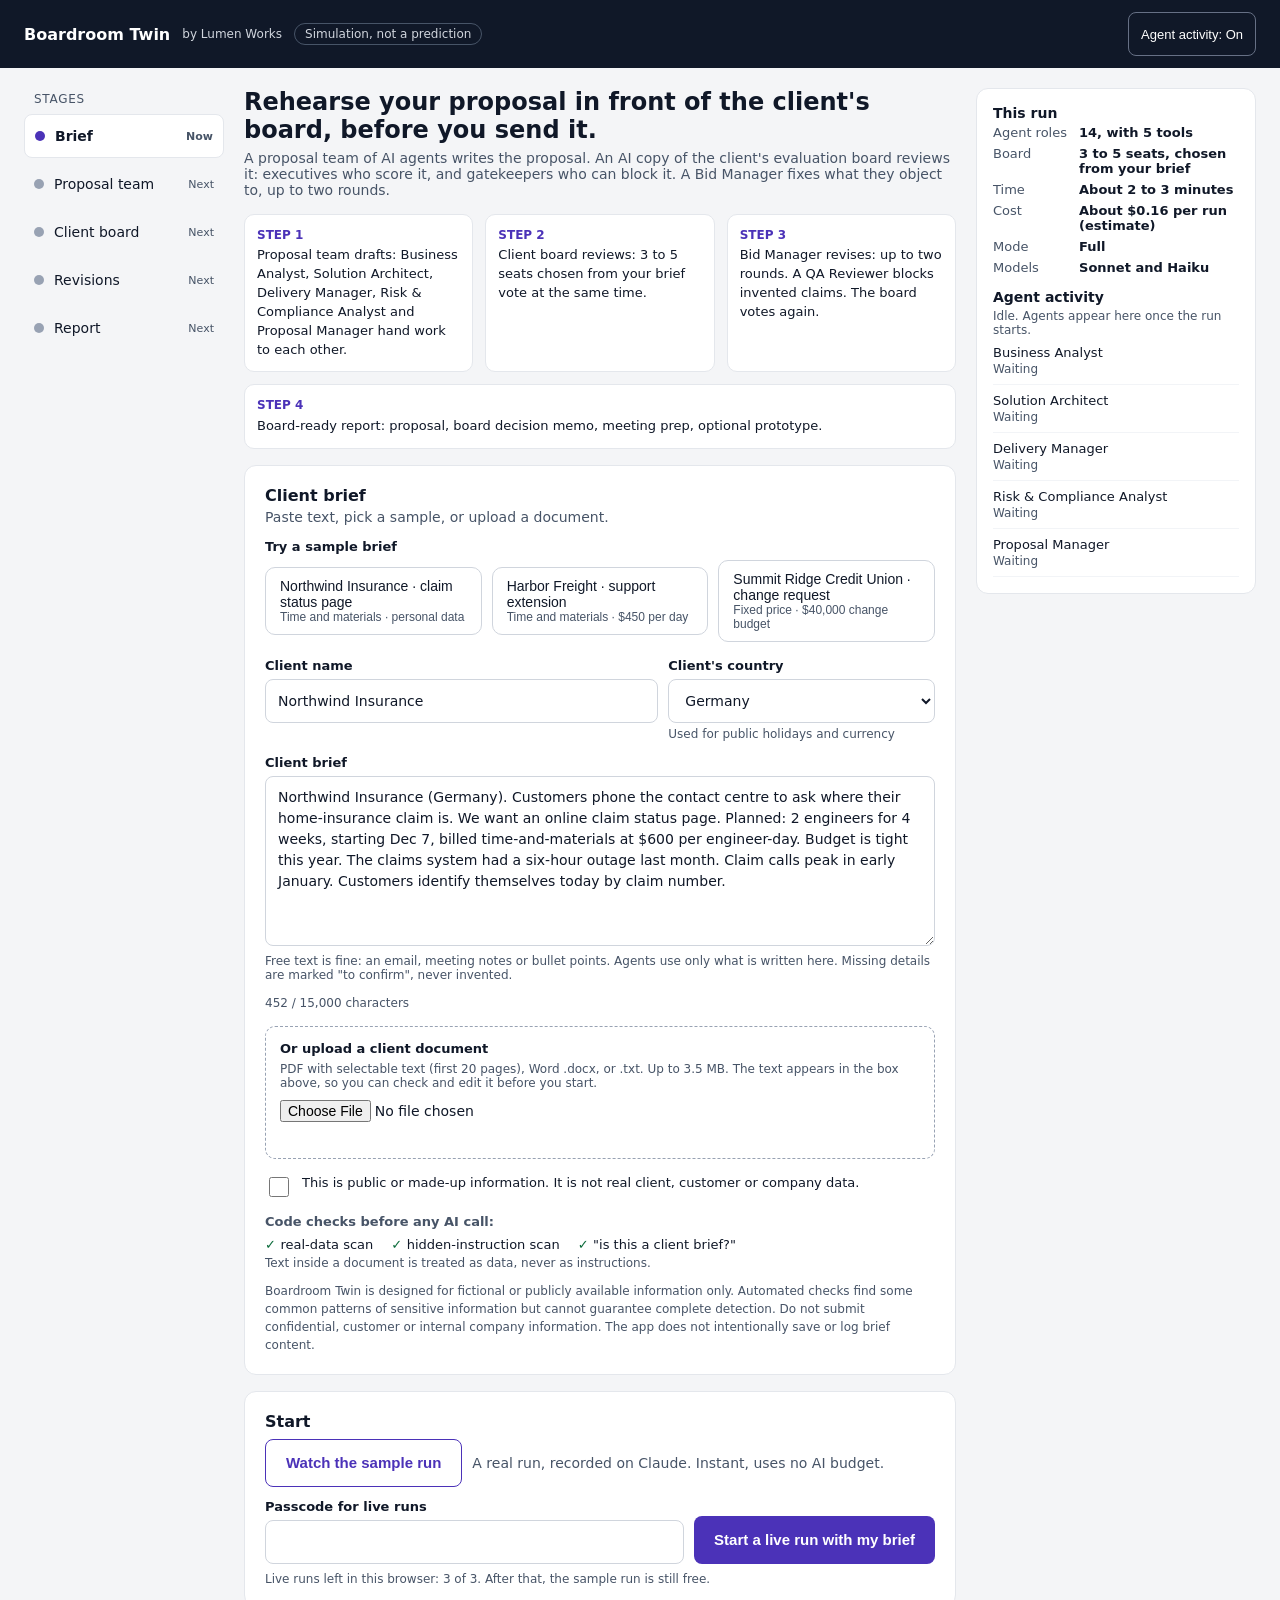
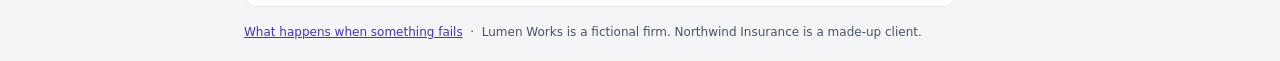
<file: design/v12/1-brief.html>
<!doctype html><html lang="en"><head><meta charset="utf-8"><meta name="viewport" content="width=device-width,initial-scale=1"><title>Brief</title><style>
body{margin:0;font-family:system-ui,-apple-system,"Segoe UI",sans-serif;color:#101828;background:#F4F5F7}
*{box-sizing:border-box}
.top{background:#101828;color:#fff;display:flex;flex-wrap:wrap;align-items:center;gap:12px;padding:12px 24px}
.brand{font-weight:700;font-size:16px}
.by{font-size:12px;color:#D0D5DD}
.chip{font-size:12px;border:1px solid #475467;border-radius:999px;padding:3px 10px;color:#D0D5DD}
.sp{flex:1 1 0}
.tbtn{background:transparent;color:#fff;border:1px solid #667085;border-radius:8px;padding:8px 12px;font-size:13px;min-height:44px}
.body{display:flex;flex-wrap:wrap;gap:20px;padding:20px 24px;align-items:flex-start}
.nav{flex:0 0 200px;display:flex;flex-direction:column;gap:4px}
.navh{font-size:12px;color:#475467;text-transform:uppercase;letter-spacing:.06em;padding:4px 10px}
.ni{display:flex;align-items:center;gap:10px;padding:10px;border-radius:8px;color:#101828;text-decoration:none;font-size:14px;min-height:44px}
.ni.act{background:#fff;border:1px solid #E4E7EC;font-weight:600}
.ni small{margin-left:auto;font-size:11px;color:#475467}
.dot{width:10px;height:10px;border-radius:50%;background:#98A2B3;flex:none}
.done .dot{background:#0B6B3A}.act .dot{background:#4B32B8}
.main{flex:999 1 560px;min-width:0;display:flex;flex-direction:column;gap:16px}
.rail{flex:0 0 280px;background:#fff;border:1px solid #E4E7EC;border-radius:12px;padding:16px;display:flex;flex-direction:column;gap:14px}
.rail h3{margin:0 0 4px;font-size:14px}
.rail p{margin:0 0 8px;font-size:12px;color:#475467}
.rail ol{list-style:none;margin:0;padding:0;display:flex;flex-direction:column;gap:8px}
.rail li{display:flex;flex-direction:column;gap:2px;font-size:13px;padding-bottom:8px;border-bottom:1px solid #F2F4F7}
.rail li .st{font-size:12px;color:#475467}
.facts{display:grid;grid-template-columns:auto 1fr;gap:6px 12px;font-size:13px;margin:0}
.facts dt{color:#475467}.facts dd{margin:0;font-weight:600}
.card{background:#fff;border:1px solid #E4E7EC;border-radius:12px;padding:20px}
h1{margin:0;font-size:24px}h2{margin:0 0 4px;font-size:16px}
.mut{color:#475467;font-size:14px;margin:0}
label{font-size:13px;font-weight:600;display:block;margin-bottom:6px}
input[type=text],textarea,select{width:100%;border:1px solid #D0D5DD;border-radius:8px;padding:10px 12px;font:inherit;font-size:14px;background:#fff;color:#101828;min-height:44px}
textarea{min-height:170px;resize:vertical;line-height:1.5}
.row{display:flex;flex-wrap:wrap;gap:10px;align-items:center}
.sample{background:#fff;border:1px solid #D0D5DD;border-radius:10px;padding:10px 14px;font-size:14px;min-height:44px;color:#101828;text-align:left;display:flex;flex-direction:column;flex:1 1 200px}
.sample small{color:#475467;font-size:12px}
.go{background:#4B32B8;color:#fff;border:0;border-radius:8px;padding:12px 20px;font-size:15px;font-weight:600;min-height:48px}
.sbtn{background:#fff;border:1px solid #4B32B8;color:#4B32B8;border-radius:8px;padding:12px 20px;font-size:15px;font-weight:600;min-height:48px}
.steps{display:flex;flex-wrap:wrap;gap:12px}
.steps div{flex:1 1 180px;border:1px solid #E4E7EC;border-radius:10px;padding:12px;font-size:13px;background:#fff;line-height:1.45}
.steps b{display:block;font-size:12px;color:#4B32B8;margin-bottom:2px}
.hint{font-size:12px;color:#475467;margin:4px 0 0}
.checks{display:flex;flex-wrap:wrap;gap:8px 18px;font-size:13px;margin:8px 0 0;padding:0;list-style:none}
.checks li:before{content:"\2713  ";color:#0B6B3A;font-weight:700}
.priv{font-size:12px;color:#475467;line-height:1.5;margin:0}
.pass{display:flex;flex-wrap:wrap;gap:10px;align-items:flex-end;margin-top:12px}
.pass>div{flex:1 1 220px}
</style></head><body>
<div style="width:100%;min-height:1200px;display:flex;flex-direction:column">
<header class="top">
<span class="brand">Boardroom Twin</span><span class="by">by Lumen Works</span>
<span class="chip">Simulation, not a prediction</span>
<span class="sp"></span>
<button class="tbtn" type="button">Agent activity: On</button>
</header>
<div class="body">
<nav class="nav" aria-label="Stages">
<div class="navh">Stages</div>
<a class="ni act" href="1-brief.html"><span class="dot"></span>Brief<small>Now</small></a>
<a class="ni" href="2-proposal-team.html"><span class="dot"></span>Proposal team<small>Next</small></a>
<a class="ni" href="3-client-board.html"><span class="dot"></span>Client board<small>Next</small></a>
<a class="ni" href="4-revisions.html"><span class="dot"></span>Revisions<small>Next</small></a>
<a class="ni" href="5-report.html"><span class="dot"></span>Report<small>Next</small></a>
</nav>
<main class="main">
<div>
<h1>Rehearse your proposal in front of the client's board, before you send it.</h1>
<p class="mut" style="margin-top:6px">A proposal team of AI agents writes the proposal. An AI copy of the client's evaluation board reviews it: executives who score it, and gatekeepers who can block it. A Bid Manager fixes what they object to, up to two rounds.</p>
</div>
<section class="steps" aria-label="How it works">
<div><b>STEP 1</b>Proposal team drafts: Business Analyst, Solution Architect, Delivery Manager, Risk &amp; Compliance Analyst and Proposal Manager hand work to each other.</div>
<div><b>STEP 2</b>Client board reviews: 3 to 5 seats chosen from your brief vote at the same time.</div>
<div><b>STEP 3</b>Bid Manager revises: up to two rounds. A QA Reviewer blocks invented claims. The board votes again.</div>
<div><b>STEP 4</b>Board-ready report: proposal, board decision memo, meeting prep, optional prototype.</div>
</section>
<section class="card">
<h2>Client brief</h2>
<p class="mut" style="margin-bottom:14px">Paste text, pick a sample, or upload a document.</p>
<label>Try a sample brief</label>
<div class="row" style="margin-bottom:16px">
<button class="sample" type="button">Northwind Insurance · claim status page<small>Time and materials · personal data</small></button>
<button class="sample" type="button">Harbor Freight · support extension<small>Time and materials · $450 per day</small></button>
<button class="sample" type="button">Summit Ridge Credit Union · change request<small>Fixed price · $40,000 change budget</small></button>
</div>
<div class="row" style="align-items:flex-start;margin-bottom:14px">
<div style="flex:2 1 260px"><label for="cn">Client name</label><input id="cn" type="text" value="Northwind Insurance"></div>
<div style="flex:1 1 200px"><label for="cc">Client's country</label>
<select id="cc"><option>Germany</option><option>United Kingdom</option><option>United States</option><option>Pakistan</option></select>
<p class="hint">Used for public holidays and currency</p></div>
</div>
<label for="br">Client brief</label>
<textarea id="br">Northwind Insurance (Germany). Customers phone the contact centre to ask where their home-insurance claim is. We want an online claim status page. Planned: 2 engineers for 4 weeks, starting Dec 7, billed time-and-materials at $600 per engineer-day. Budget is tight this year. The claims system had a six-hour outage last month. Claim calls peak in early January. Customers identify themselves today by claim number.</textarea>
<div class="row" style="justify-content:space-between"><p class="hint">Free text is fine: an email, meeting notes or bullet points. Agents use only what is written here. Missing details are marked "to confirm", never invented.</p><p class="hint">452 / 15,000 characters</p></div>
<div style="margin-top:16px;border:1px dashed #98A2B3;border-radius:10px;padding:14px">
<label for="file">Or upload a client document</label>
<p class="hint" style="margin-bottom:10px">PDF with selectable text (first 20 pages), Word .docx, or .txt. Up to 3.5 MB. The text appears in the box above, so you can check and edit it before you start.</p>
<input id="file" type="file" accept=".pdf,.docx,.txt,.md" style="font:inherit;font-size:14px;min-height:44px">
</div>
<div class="row" style="margin-top:16px;align-items:flex-start">
<input id="ok" type="checkbox" style="width:20px;height:20px;margin-top:2px"><label for="ok" style="margin:0;font-weight:400;flex:1 1 300px">This is public or made-up information. It is not real client, customer or company data.</label>
</div>
<div style="margin-top:14px">
<p class="mut" style="font-size:13px"><b>Code checks before any AI call:</b></p>
<ul class="checks"><li>real-data scan</li><li>hidden-instruction scan</li><li>"is this a client brief?"</li></ul>
<p class="hint">Text inside a document is treated as data, never as instructions.</p>
</div>
<p class="priv" style="margin-top:12px">Boardroom Twin is designed for fictional or publicly available information only. Automated checks find some common patterns of sensitive information but cannot guarantee complete detection. Do not submit confidential, customer or internal company information. The app does not intentionally save or log brief content.</p>
</section>
<section class="card">
<h2>Start</h2>
<div class="row" style="margin-top:8px">
<button class="sbtn" type="button">Watch the sample run</button>
<span class="mut">A real run, recorded on Claude. Instant, uses no AI budget.</span>
</div>
<div class="pass">
<div><label for="pc">Passcode for live runs</label><input id="pc" type="text" value=""></div>
<button class="go" type="button">Start a live run with my brief</button>
</div>
<p class="hint" style="margin-top:8px">Live runs left in this browser: 3 of 3. After that, the sample run is still free.</p>
</section>
<p class="priv"><a href="States.html" style="color:#4B32B8">What happens when something fails</a> &nbsp;·&nbsp; Lumen Works is a fictional firm. Northwind Insurance is a made-up client.</p>
</main>
<aside class="rail" aria-label="Agent activity">
<div>
<h3>This run</h3>
<dl class="facts">
<dt>Agent roles</dt><dd>14, with 5 tools</dd>
<dt>Board</dt><dd>3 to 5 seats, chosen from your brief</dd>
<dt>Time</dt><dd>About 2 to 3 minutes</dd>
<dt>Cost</dt><dd>About $0.16 per run (estimate)</dd>
<dt>Mode</dt><dd>Full</dd>
<dt>Models</dt><dd>Sonnet and Haiku</dd>
</dl>
</div>
<div>
<h3>Agent activity</h3>
<p>Idle. Agents appear here once the run starts.</p>
<ol>
<li>Business Analyst<span class="st">Waiting</span></li>
<li>Solution Architect<span class="st">Waiting</span></li>
<li>Delivery Manager<span class="st">Waiting</span></li>
<li>Risk &amp; Compliance Analyst<span class="st">Waiting</span></li>
<li>Proposal Manager<span class="st">Waiting</span></li>
</ol>
</div>
</aside>
</div>
</div>
</body></html>
</file>
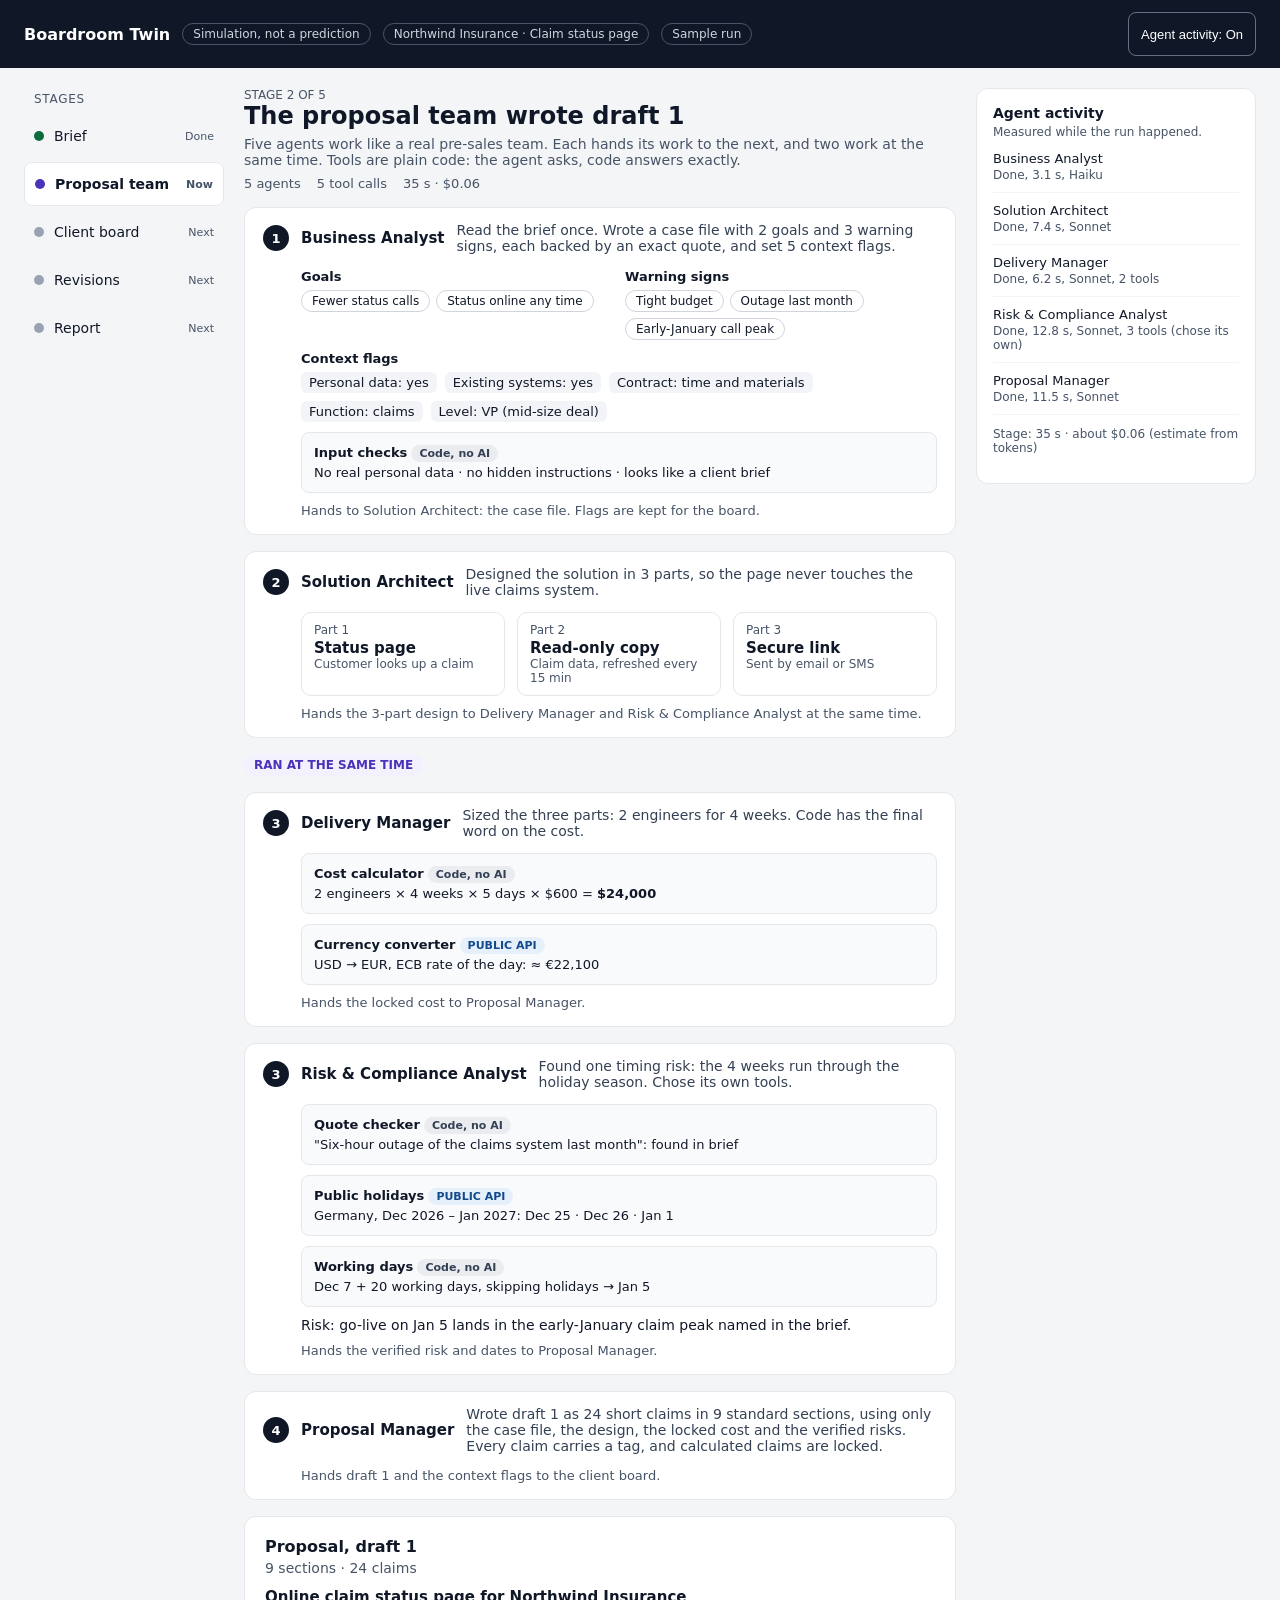
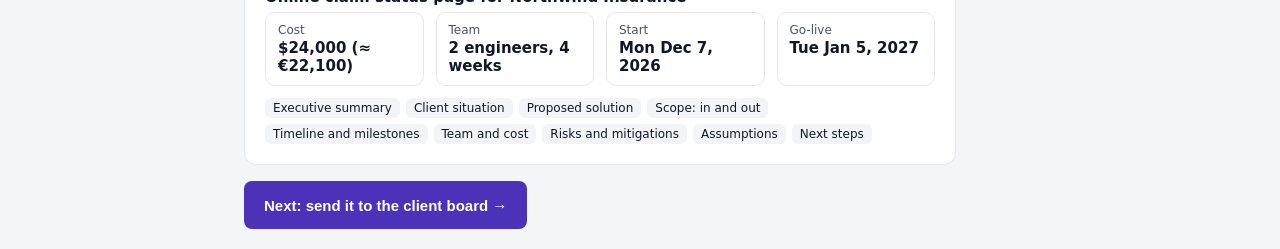
<file: design/v12/2-proposal-team.html>
<!doctype html><html lang="en"><head><meta charset="utf-8"><meta name="viewport" content="width=device-width,initial-scale=1"><title>Proposal team</title><style>
body{margin:0;font-family:system-ui,-apple-system,"Segoe UI",sans-serif;color:#101828;background:#F4F5F7}
*{box-sizing:border-box}
.top{background:#101828;color:#fff;display:flex;flex-wrap:wrap;align-items:center;gap:12px;padding:12px 24px}
.brand{font-weight:700;font-size:16px}
.chip{font-size:12px;border:1px solid #475467;border-radius:999px;padding:3px 10px;color:#D0D5DD}
.sp{flex:1 1 0}
.tbtn{background:transparent;color:#fff;border:1px solid #667085;border-radius:8px;padding:8px 12px;font-size:13px;min-height:44px}
.body{display:flex;flex-wrap:wrap;gap:20px;padding:20px 24px;align-items:flex-start}
.nav{flex:0 0 200px;display:flex;flex-direction:column;gap:4px}
.navh{font-size:12px;color:#475467;text-transform:uppercase;letter-spacing:.06em;padding:4px 10px}
.ni{display:flex;align-items:center;gap:10px;padding:10px;border-radius:8px;color:#101828;text-decoration:none;font-size:14px;min-height:44px}
.ni.act{background:#fff;border:1px solid #E4E7EC;font-weight:600}
.ni small{margin-left:auto;font-size:11px;color:#475467}
.dot{width:10px;height:10px;border-radius:50%;background:#98A2B3;flex:none}
.done .dot{background:#0B6B3A}.act .dot{background:#4B32B8}
.main{flex:999 1 560px;min-width:0;display:flex;flex-direction:column;gap:16px}
.rail{flex:0 0 280px;background:#fff;border:1px solid #E4E7EC;border-radius:12px;padding:16px}
.rail h3{margin:0 0 4px;font-size:14px}
.rail p{margin:0 0 12px;font-size:12px;color:#475467}
.rail ol{list-style:none;margin:0;padding:0;display:flex;flex-direction:column;gap:10px}
.rail li{display:flex;flex-direction:column;gap:2px;font-size:13px;padding-bottom:10px;border-bottom:1px solid #F2F4F7}
.rail li .st{font-size:12px;color:#475467}
.card{background:#fff;border:1px solid #E4E7EC;border-radius:12px;padding:20px}
h1{margin:0;font-size:24px}h2{margin:0 0 4px;font-size:16px}
.mut{color:#475467;font-size:14px;margin:0}
.ag{background:#fff;border:1px solid #E4E7EC;border-radius:12px;padding:0}
.ag summary{list-style:none;cursor:pointer;display:flex;flex-wrap:wrap;gap:8px 12px;align-items:center;padding:14px 18px;min-height:44px}
.ag summary::-webkit-details-marker{display:none}
.num{width:26px;height:26px;border-radius:50%;background:#101828;color:#fff;font-size:13px;font-weight:700;display:flex;align-items:center;justify-content:center;flex:none}
.ag summary b{font-size:15px}
.ag summary .sum{flex:1 1 280px;font-size:14px;color:#344054}
.ag .in{padding:0 18px 16px 56px;display:flex;flex-direction:column;gap:10px;font-size:14px}
.tag{font-size:11px;font-weight:700;border-radius:999px;padding:2px 8px;white-space:nowrap}
.par{background:#F4F1FF;color:#4B32B8}
.tool{border:1px solid #E4E7EC;border-radius:8px;padding:10px 12px;background:#F9FAFB;font-size:13px;line-height:1.5}
.tool .tn{font-weight:700}
.pub{background:#E6F0FB;color:#134A8B}.code{background:#EAECF0;color:#344054}
.pills{display:flex;flex-wrap:wrap;gap:6px}
.p2{font-size:12px;border:1px solid #D0D5DD;border-radius:999px;padding:3px 10px;background:#fff}
.hand{font-size:13px;color:#475467}
.two{display:flex;flex-wrap:wrap;gap:12px}
.two>*{flex:1 1 260px}
.fl{display:flex;flex-wrap:wrap;gap:8px;font-size:13px}
.fl span{background:#F2F4F7;border-radius:6px;padding:3px 8px}
.sec{display:flex;flex-wrap:wrap;gap:6px}
.sec span{font-size:12px;background:#F2F4F7;border-radius:6px;padding:3px 8px}
.kv{display:flex;flex-wrap:wrap;gap:12px}
.kv>div{flex:1 1 150px;border:1px solid #E4E7EC;border-radius:10px;padding:10px 12px}
.kv .k{font-size:12px;color:#475467}.kv .v{font-size:15px;font-weight:700;margin-top:2px}
.go{background:#4B32B8;color:#fff;border:0;border-radius:8px;padding:12px 20px;font-size:15px;font-weight:600;min-height:48px}
.sumrow{display:flex;flex-wrap:wrap;gap:16px;font-size:13px;color:#475467}
</style></head><body>
<div style="width:100%;min-height:1700px;display:flex;flex-direction:column">
<header class="top">
<span class="brand">Boardroom Twin</span>
<span class="chip">Simulation, not a prediction</span>
<span class="chip">Northwind Insurance · Claim status page</span>
<span class="chip">Sample run</span>
<span class="sp"></span>
<button class="tbtn" type="button">Agent activity: On</button>
</header>
<div class="body">
<nav class="nav" aria-label="Stages">
<div class="navh">Stages</div>
<a class="ni done" href="1-brief.html"><span class="dot"></span>Brief<small>Done</small></a>
<a class="ni act" href="2-proposal-team.html"><span class="dot"></span>Proposal team<small>Now</small></a>
<a class="ni" href="3-client-board.html"><span class="dot"></span>Client board<small>Next</small></a>
<a class="ni" href="4-revisions.html"><span class="dot"></span>Revisions<small>Next</small></a>
<a class="ni" href="5-report.html"><span class="dot"></span>Report<small>Next</small></a>
</nav>
<main class="main">
<div>
<p class="mut" style="font-size:12px">STAGE 2 OF 5</p>
<h1>The proposal team wrote draft 1</h1>
<p class="mut" style="margin-top:6px">Five agents work like a real pre-sales team. Each hands its work to the next, and two work at the same time. Tools are plain code: the agent asks, code answers exactly.</p>
<div class="sumrow" style="margin-top:8px"><span>5 agents</span><span>5 tool calls</span><span>35 s · $0.06</span></div>
</div>

<details class="ag" open>
<summary><span class="num">1</span><b>Business Analyst</b><span class="sum">Read the brief once. Wrote a case file with 2 goals and 3 warning signs, each backed by an exact quote, and set 5 context flags.</span></summary>
<div class="in">
<div class="two">
<div><b style="font-size:13px">Goals</b><div class="pills" style="margin-top:6px"><span class="p2">Fewer status calls</span><span class="p2">Status online any time</span></div></div>
<div><b style="font-size:13px">Warning signs</b><div class="pills" style="margin-top:6px"><span class="p2">Tight budget</span><span class="p2">Outage last month</span><span class="p2">Early-January call peak</span></div></div>
</div>
<div><b style="font-size:13px">Context flags</b><div class="fl" style="margin-top:6px"><span>Personal data: yes</span><span>Existing systems: yes</span><span>Contract: time and materials</span><span>Function: claims</span><span>Level: VP (mid-size deal)</span></div></div>
<div class="tool"><span class="tn">Input checks</span> <span class="tag code">Code, no AI</span><br>No real personal data · no hidden instructions · looks like a client brief</div>
<div class="hand">Hands to Solution Architect: the case file. Flags are kept for the board.</div>
</div>
</details>

<details class="ag" open>
<summary><span class="num">2</span><b>Solution Architect</b><span class="sum">Designed the solution in 3 parts, so the page never touches the live claims system.</span></summary>
<div class="in">
<div class="kv">
<div><div class="k">Part 1</div><div class="v">Status page</div><div class="k">Customer looks up a claim</div></div>
<div><div class="k">Part 2</div><div class="v">Read-only copy</div><div class="k">Claim data, refreshed every 15 min</div></div>
<div><div class="k">Part 3</div><div class="v">Secure link</div><div class="k">Sent by email or SMS</div></div>
</div>
<div class="hand">Hands the 3-part design to Delivery Manager and Risk &amp; Compliance Analyst at the same time.</div>
</div>
</details>

<div class="tag par" style="align-self:flex-start;font-size:12px;padding:4px 10px">RAN AT THE SAME TIME</div>

<details class="ag" open>
<summary><span class="num">3</span><b>Delivery Manager</b><span class="sum">Sized the three parts: 2 engineers for 4 weeks. Code has the final word on the cost.</span></summary>
<div class="in">
<div class="tool"><span class="tn">Cost calculator</span> <span class="tag code">Code, no AI</span><br>2 engineers × 4 weeks × 5 days × $600 = <b>$24,000</b></div>
<div class="tool"><span class="tn">Currency converter</span> <span class="tag pub">PUBLIC API</span><br>USD → EUR, ECB rate of the day: ≈ €22,100</div>
<div class="hand">Hands the locked cost to Proposal Manager.</div>
</div>
</details>

<details class="ag" open>
<summary><span class="num">3</span><b>Risk &amp; Compliance Analyst</b><span class="sum">Found one timing risk: the 4 weeks run through the holiday season. Chose its own tools.</span></summary>
<div class="in">
<div class="tool"><span class="tn">Quote checker</span> <span class="tag code">Code, no AI</span><br>"Six-hour outage of the claims system last month": found in brief</div>
<div class="tool"><span class="tn">Public holidays</span> <span class="tag pub">PUBLIC API</span><br>Germany, Dec 2026 – Jan 2027: Dec 25 · Dec 26 · Jan 1</div>
<div class="tool"><span class="tn">Working days</span> <span class="tag code">Code, no AI</span><br>Dec 7 + 20 working days, skipping holidays → Jan 5</div>
<div>Risk: go-live on Jan 5 lands in the early-January claim peak named in the brief.</div>
<div class="hand">Hands the verified risk and dates to Proposal Manager.</div>
</div>
</details>

<details class="ag" open>
<summary><span class="num">4</span><b>Proposal Manager</b><span class="sum">Wrote draft 1 as 24 short claims in 9 standard sections, using only the case file, the design, the locked cost and the verified risks. Every claim carries a tag, and calculated claims are locked.</span></summary>
<div class="in">
<div class="hand">Hands draft 1 and the context flags to the client board.</div>
</div>
</details>

<section class="card">
<h2>Proposal, draft 1</h2>
<p class="mut">9 sections · 24 claims</p>
<h3 style="font-size:15px;margin:12px 0 6px">Online claim status page for Northwind Insurance</h3>
<div class="kv" style="margin-bottom:12px">
<div><div class="k">Cost</div><div class="v">$24,000 (≈ €22,100)</div></div>
<div><div class="k">Team</div><div class="v">2 engineers, 4 weeks</div></div>
<div><div class="k">Start</div><div class="v">Mon Dec 7, 2026</div></div>
<div><div class="k">Go-live</div><div class="v">Tue Jan 5, 2027</div></div>
</div>
<div class="sec"><span>Executive summary</span><span>Client situation</span><span>Proposed solution</span><span>Scope: in and out</span><span>Timeline and milestones</span><span>Team and cost</span><span>Risks and mitigations</span><span>Assumptions</span><span>Next steps</span></div>
</section>
<div><button class="go" type="button">Next: send it to the client board &rarr;</button></div>
</main>
<aside class="rail" aria-label="Agent activity">
<h3>Agent activity</h3>
<p>Measured while the run happened.</p>
<ol>
<li>Business Analyst<span class="st">Done, 3.1 s, Haiku</span></li>
<li>Solution Architect<span class="st">Done, 7.4 s, Sonnet</span></li>
<li>Delivery Manager<span class="st">Done, 6.2 s, Sonnet, 2 tools</span></li>
<li>Risk &amp; Compliance Analyst<span class="st">Done, 12.8 s, Sonnet, 3 tools (chose its own)</span></li>
<li>Proposal Manager<span class="st">Done, 11.5 s, Sonnet</span></li>
</ol>
<p style="margin-top:12px">Stage: 35 s · about $0.06 (estimate from tokens)</p>
</aside>
</div>
</div>
</body></html>
</file>
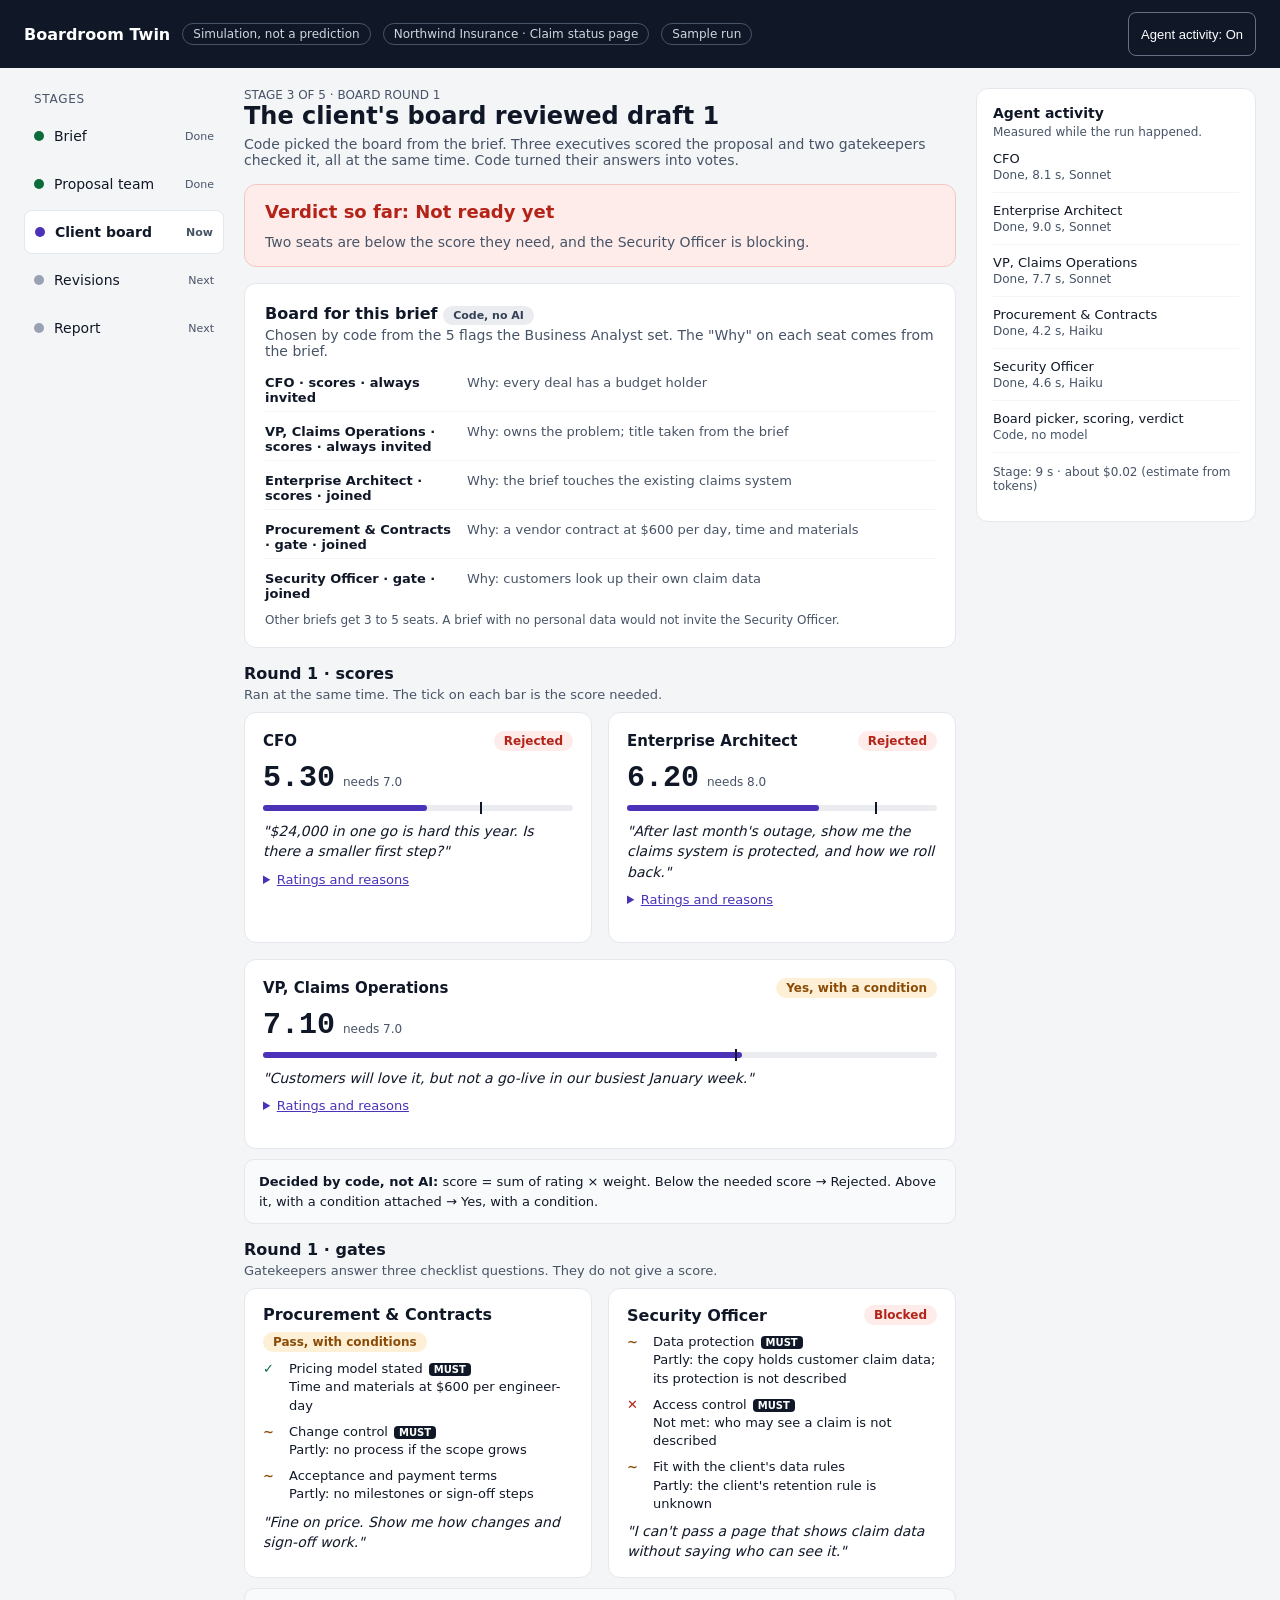
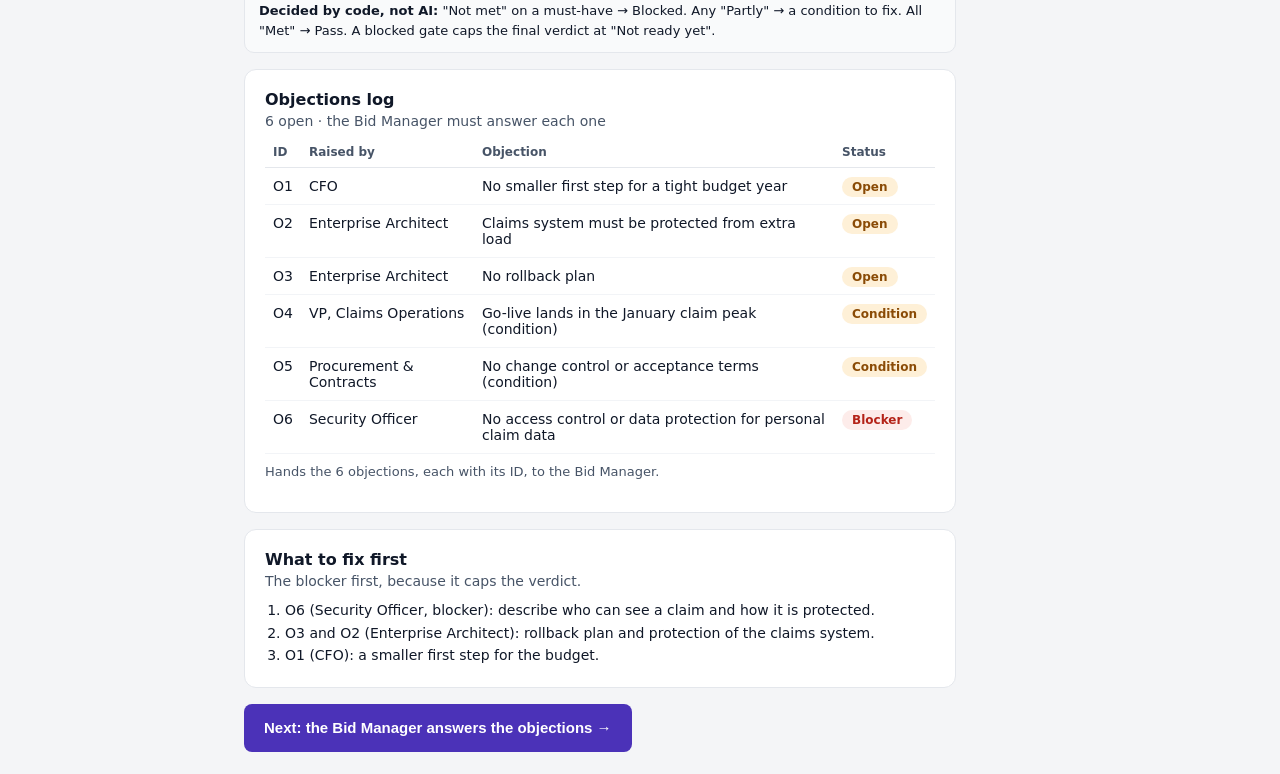
<file: design/v12/3-client-board.html>
<!doctype html><html lang="en"><head><meta charset="utf-8"><meta name="viewport" content="width=device-width,initial-scale=1"><title>Client board</title><style>
body{margin:0;font-family:system-ui,-apple-system,"Segoe UI",sans-serif;color:#101828;background:#F4F5F7}
*{box-sizing:border-box}
.top{background:#101828;color:#fff;display:flex;flex-wrap:wrap;align-items:center;gap:12px;padding:12px 24px}
.brand{font-weight:700;font-size:16px}
.chip{font-size:12px;border:1px solid #475467;border-radius:999px;padding:3px 10px;color:#D0D5DD}
.sp{flex:1 1 0}
.tbtn{background:transparent;color:#fff;border:1px solid #667085;border-radius:8px;padding:8px 12px;font-size:13px;min-height:44px;cursor:pointer}
.body{display:flex;flex-wrap:wrap;gap:20px;padding:20px 24px;align-items:flex-start}
.nav{flex:0 0 200px;display:flex;flex-direction:column;gap:4px}
.navh{font-size:12px;color:#475467;text-transform:uppercase;letter-spacing:.06em;padding:4px 10px}
.ni{display:flex;align-items:center;gap:10px;padding:10px;border-radius:8px;color:#101828;text-decoration:none;font-size:14px;min-height:44px}
.ni.act{background:#fff;border:1px solid #E4E7EC;font-weight:600}
.ni small{margin-left:auto;font-size:11px;color:#475467}
.dot{width:10px;height:10px;border-radius:50%;background:#98A2B3;flex:none}
.done .dot{background:#0B6B3A}.act .dot{background:#4B32B8}
.main{flex:999 1 560px;min-width:0;display:flex;flex-direction:column;gap:16px}
.rail{flex:0 0 280px;background:#fff;border:1px solid #E4E7EC;border-radius:12px;padding:16px}
.rail h3{margin:0 0 4px;font-size:14px}
.rail p{margin:0 0 12px;font-size:12px;color:#475467}
.rail ol{list-style:none;margin:0;padding:0;display:flex;flex-direction:column;gap:10px}
.rail li{display:flex;flex-direction:column;gap:2px;font-size:13px;padding-bottom:10px;border-bottom:1px solid #F2F4F7}
.rail li .st{font-size:12px;color:#475467}
.card{background:#fff;border:1px solid #E4E7EC;border-radius:12px;padding:20px}
h1{margin:0;font-size:24px}h2{margin:0 0 4px;font-size:16px}
.mut{color:#475467;font-size:14px;margin:0}
.verdict{display:flex;flex-wrap:wrap;align-items:center;gap:12px;background:#FDECEA;border:1px solid #F4C7C2;border-radius:12px;padding:16px 20px}
.verdict b{font-size:18px;color:#B42318}
.seats{display:flex;flex-wrap:wrap;gap:16px}
.seat{flex:1 1 300px;background:#fff;border:1px solid #E4E7EC;border-radius:12px;padding:18px;display:flex;flex-direction:column;gap:10px}
.seat header{display:flex;align-items:center;justify-content:space-between;gap:8px;flex-wrap:wrap}
.seat header b{font-size:15px}
.pill{font-size:12px;font-weight:600;border-radius:999px;padding:3px 10px;white-space:nowrap}
.ok{background:#E3F4EA;color:#0B6B3A}.no{background:#FDECEA;color:#B42318}.cond{background:#FEF0D7;color:#8A4B06}
.score{display:flex;align-items:baseline;gap:8px}
.score .n{font-size:30px;font-weight:700;font-family:ui-monospace,Consolas,monospace}
.score .need{font-size:12px;color:#475467}
.bar{height:6px;background:#EAECF0;border-radius:3px;position:relative}
.bar i{display:block;height:6px;border-radius:3px;background:#4B32B8}
.bar u{position:absolute;top:-3px;width:2px;height:12px;background:#101828}
.q{font-size:14px;margin:0;line-height:1.45;font-style:italic}
.seat details summary{cursor:pointer;color:#4B32B8;font-size:13px;min-height:32px;text-decoration:underline}
.rt{display:flex;justify-content:space-between;font-size:13px;padding:4px 0;border-bottom:1px solid #F2F4F7}
.rt span:last-child{font-family:ui-monospace,Consolas,monospace;font-weight:700}
.why2{font-size:12px;color:#475467;margin:0}
.rule{background:#F9FAFB;border:1px solid #E4E7EC;border-radius:10px;padding:12px 14px;font-size:13px;line-height:1.5}
.gates{display:flex;flex-wrap:wrap;gap:16px}
.gate{flex:1 1 320px;background:#fff;border:1px solid #E4E7EC;border-radius:12px;padding:16px 18px;display:flex;flex-direction:column;gap:8px}
.gate header{display:flex;flex-wrap:wrap;justify-content:space-between;gap:8px;align-items:center}
.ck{display:flex;gap:8px;font-size:13px;line-height:1.4}
.ck .m{flex:0 0 18px;font-weight:700}
.ck .must{font-size:10px;font-weight:700;background:#101828;color:#fff;border-radius:4px;padding:1px 5px;margin-left:6px}
.mt{color:#0B6B3A}.pt{color:#8A4B06}.nt{color:#B42318}
.tw{overflow-x:auto}
table{width:100%;border-collapse:collapse;font-size:14px;min-width:520px}
th{text-align:left;font-size:12px;color:#475467;padding:8px;border-bottom:1px solid #E4E7EC}
td{padding:10px 8px;border-bottom:1px solid #F2F4F7;vertical-align:top}
.comp{display:flex;flex-direction:column;gap:6px;font-size:13px}
.comp div{display:flex;flex-wrap:wrap;gap:6px 12px;padding:6px 0;border-bottom:1px solid #F2F4F7}
.comp b{flex:0 0 190px}.comp span{flex:1 1 220px;color:#475467}
.fix ol{margin:10px 0 0;padding-left:20px;font-size:14px;line-height:1.6}
.go{background:#4B32B8;color:#fff;border:0;border-radius:8px;padding:12px 20px;font-size:15px;font-weight:600;min-height:48px}
.hand{font-size:13px;color:#475467}
</style></head><body>
<div style="width:100%;min-height:2300px;display:flex;flex-direction:column">
<header class="top">
<span class="brand">Boardroom Twin</span>
<span class="chip">Simulation, not a prediction</span>
<span class="chip">Northwind Insurance · Claim status page</span>
<span class="chip">Sample run</span>
<span class="sp"></span>
<button class="tbtn" type="button" >Agent activity: On</button>
</header>
<div class="body">
<nav class="nav" aria-label="Stages">
<div class="navh">Stages</div>
<a class="ni done" href="1-brief.html"><span class="dot"></span>Brief<small>Done</small></a>
<a class="ni done" href="2-proposal-team.html"><span class="dot"></span>Proposal team<small>Done</small></a>
<a class="ni act" href="3-client-board.html"><span class="dot"></span>Client board<small>Now</small></a>
<a class="ni" href="4-revisions.html"><span class="dot"></span>Revisions<small>Next</small></a>
<a class="ni" href="5-report.html"><span class="dot"></span>Report<small>Next</small></a>
</nav>
<main class="main">
<div>
<p class="mut" style="font-size:12px">STAGE 3 OF 5 · BOARD ROUND 1</p>
<h1>The client's board reviewed draft 1</h1>
<p class="mut" style="margin-top:6px">Code picked the board from the brief. Three executives scored the proposal and two gatekeepers checked it, all at the same time. Code turned their answers into votes.</p>
</div>
<div class="verdict" role="status">
<b>Verdict so far: Not ready yet</b>
<span class="mut">Two seats are below the score they need, and the Security Officer is blocking.</span>
</div>

<section class="card">
<h2>Board for this brief <span class="pill" style="background:#EAECF0;color:#344054;font-size:11px">Code, no AI</span></h2>
<p class="mut" style="margin-bottom:10px">Chosen by code from the 5 flags the Business Analyst set. The "Why" on each seat comes from the brief.</p>
<div class="comp">
<div><b>CFO · scores · always invited</b><span>Why: every deal has a budget holder</span></div>
<div><b>VP, Claims Operations · scores · always invited</b><span>Why: owns the problem; title taken from the brief</span></div>
<div><b>Enterprise Architect · scores · joined</b><span>Why: the brief touches the existing claims system</span></div>
<div><b>Procurement &amp; Contracts · gate · joined</b><span>Why: a vendor contract at $600 per day, time and materials</span></div>
<div style="border:0"><b>Security Officer · gate · joined</b><span>Why: customers look up their own claim data</span></div>
</div>
<p class="why2" style="margin-top:6px">Other briefs get 3 to 5 seats. A brief with no personal data would not invite the Security Officer.</p>
</section>

<section aria-label="Scoring seats" style="display:flex;flex-direction:column;gap:10px">
<div><h2>Round 1 · scores</h2><p class="mut" style="font-size:13px">Ran at the same time. The tick on each bar is the score needed.</p></div>
<div class="seats">
<article class="seat">
<header><b>CFO</b><span class="pill no">Rejected</span></header>
<div class="score"><span class="n">5.30</span><span class="need">needs 7.0</span></div>
<div class="bar" aria-hidden="true"><i style="width:53%"></i><u style="left:70%"></u></div>
<p class="q">"$24,000 in one go is hard this year. Is there a smaller first step?"</p>
<details><summary>Ratings and reasons</summary>
<div class="rt"><span>Cost clarity ×0.40</span><span>7</span></div>
<div class="rt"><span>Value ×0.35</span><span>5</span></div>
<div class="rt"><span>Budget fit ×0.25</span><span>3</span></div>
</details>
</article>
<article class="seat">
<header><b>Enterprise Architect</b><span class="pill no">Rejected</span></header>
<div class="score"><span class="n">6.20</span><span class="need">needs 8.0</span></div>
<div class="bar" aria-hidden="true"><i style="width:62%"></i><u style="left:80%"></u></div>
<p class="q">"After last month's outage, show me the claims system is protected, and how we roll back."</p>
<details><summary>Ratings and reasons</summary>
<div class="rt"><span>Fit with our systems ×0.40</span><span>7</span></div>
<div class="rt"><span>Risk and recovery plan ×0.35</span><span>4</span></div>
<div class="rt"><span>Maintainability ×0.25</span><span>8</span></div>
</details>
</article>
<article class="seat">
<header><b>VP, Claims Operations</b><span class="pill cond">Yes, with a condition</span></header>
<div class="score"><span class="n">7.10</span><span class="need">needs 7.0</span></div>
<div class="bar" aria-hidden="true"><i style="width:71%"></i><u style="left:70%"></u></div>
<p class="q">"Customers will love it, but not a go-live in our busiest January week."</p>
<details><summary>Ratings and reasons</summary>
<div class="rt"><span>Customer benefit ×0.40</span><span>9</span></div>
<div class="rt"><span>Timing ×0.35</span><span>5</span></div>
<div class="rt"><span>Disruption ×0.25</span><span>7</span></div>
</details>
</article>
</div>
<div class="rule"><b>Decided by code, not AI:</b> score = sum of rating × weight. Below the needed score → Rejected. Above it, with a condition attached → Yes, with a condition.</div>
</section>

<section aria-label="Gates" style="display:flex;flex-direction:column;gap:10px">
<div><h2>Round 1 · gates</h2><p class="mut" style="font-size:13px">Gatekeepers answer three checklist questions. They do not give a score.</p></div>
<div class="gates">
<article class="gate">
<header><b>Procurement &amp; Contracts</b><span class="pill cond">Pass, with conditions</span></header>
<div class="ck"><span class="m mt">&#10003;</span><span>Pricing model stated<span class="must">MUST</span><br>Time and materials at $600 per engineer-day</span></div>
<div class="ck"><span class="m pt">~</span><span>Change control<span class="must">MUST</span><br>Partly: no process if the scope grows</span></div>
<div class="ck"><span class="m pt">~</span><span>Acceptance and payment terms<br>Partly: no milestones or sign-off steps</span></div>
<p class="q">"Fine on price. Show me how changes and sign-off work."</p>
</article>
<article class="gate">
<header><b>Security Officer</b><span class="pill no">Blocked</span></header>
<div class="ck"><span class="m pt">~</span><span>Data protection<span class="must">MUST</span><br>Partly: the copy holds customer claim data; its protection is not described</span></div>
<div class="ck"><span class="m nt">&#10005;</span><span>Access control<span class="must">MUST</span><br>Not met: who may see a claim is not described</span></div>
<div class="ck"><span class="m pt">~</span><span>Fit with the client's data rules<br>Partly: the client's retention rule is unknown</span></div>
<p class="q">"I can't pass a page that shows claim data without saying who can see it."</p>
</article>
</div>
<div class="rule"><b>Decided by code, not AI:</b> "Not met" on a must-have → Blocked. Any "Partly" → a condition to fix. All "Met" → Pass. A blocked gate caps the final verdict at "Not ready yet".</div>
</section>

<section class="card">
<h2>Objections log</h2>
<p class="mut" style="margin-bottom:8px">6 open · the Bid Manager must answer each one</p>
<div class="tw"><table>
<thead><tr><th>ID</th><th>Raised by</th><th>Objection</th><th>Status</th></tr></thead>
<tbody>
<tr><td>O1</td><td>CFO</td><td>No smaller first step for a tight budget year</td><td><span class="pill cond">Open</span></td></tr>
<tr><td>O2</td><td>Enterprise Architect</td><td>Claims system must be protected from extra load</td><td><span class="pill cond">Open</span></td></tr>
<tr><td>O3</td><td>Enterprise Architect</td><td>No rollback plan</td><td><span class="pill cond">Open</span></td></tr>
<tr><td>O4</td><td>VP, Claims Operations</td><td>Go-live lands in the January claim peak (condition)</td><td><span class="pill cond">Condition</span></td></tr>
<tr><td>O5</td><td>Procurement &amp; Contracts</td><td>No change control or acceptance terms (condition)</td><td><span class="pill cond">Condition</span></td></tr>
<tr><td>O6</td><td>Security Officer</td><td>No access control or data protection for personal claim data</td><td><span class="pill no">Blocker</span></td></tr>
</tbody></table></div>
<p class="hand" style="margin-top:10px">Hands the 6 objections, each with its ID, to the Bid Manager.</p>
</section>

<section class="card fix">
<h2>What to fix first</h2>
<p class="mut">The blocker first, because it caps the verdict.</p>
<ol>
<li>O6 (Security Officer, blocker): describe who can see a claim and how it is protected.</li>
<li>O3 and O2 (Enterprise Architect): rollback plan and protection of the claims system.</li>
<li>O1 (CFO): a smaller first step for the budget.</li>
</ol>
</section>
<div><button class="go" type="button">Next: the Bid Manager answers the objections &rarr;</button></div>
</main>

<aside class="rail" aria-label="Agent activity">
<h3>Agent activity</h3>
<p>Measured while the run happened.</p>
<ol>
<li>CFO<span class="st">Done, 8.1 s, Sonnet</span></li>
<li>Enterprise Architect<span class="st">Done, 9.0 s, Sonnet</span></li>
<li>VP, Claims Operations<span class="st">Done, 7.7 s, Sonnet</span></li>
<li>Procurement &amp; Contracts<span class="st">Done, 4.2 s, Haiku</span></li>
<li>Security Officer<span class="st">Done, 4.6 s, Haiku</span></li>
<li>Board picker, scoring, verdict<span class="st">Code, no model</span></li>
</ol>
<p style="margin-top:12px">Stage: 9 s · about $0.02 (estimate from tokens)</p>
</aside>

</div>
</div>
</body></html>
</file>
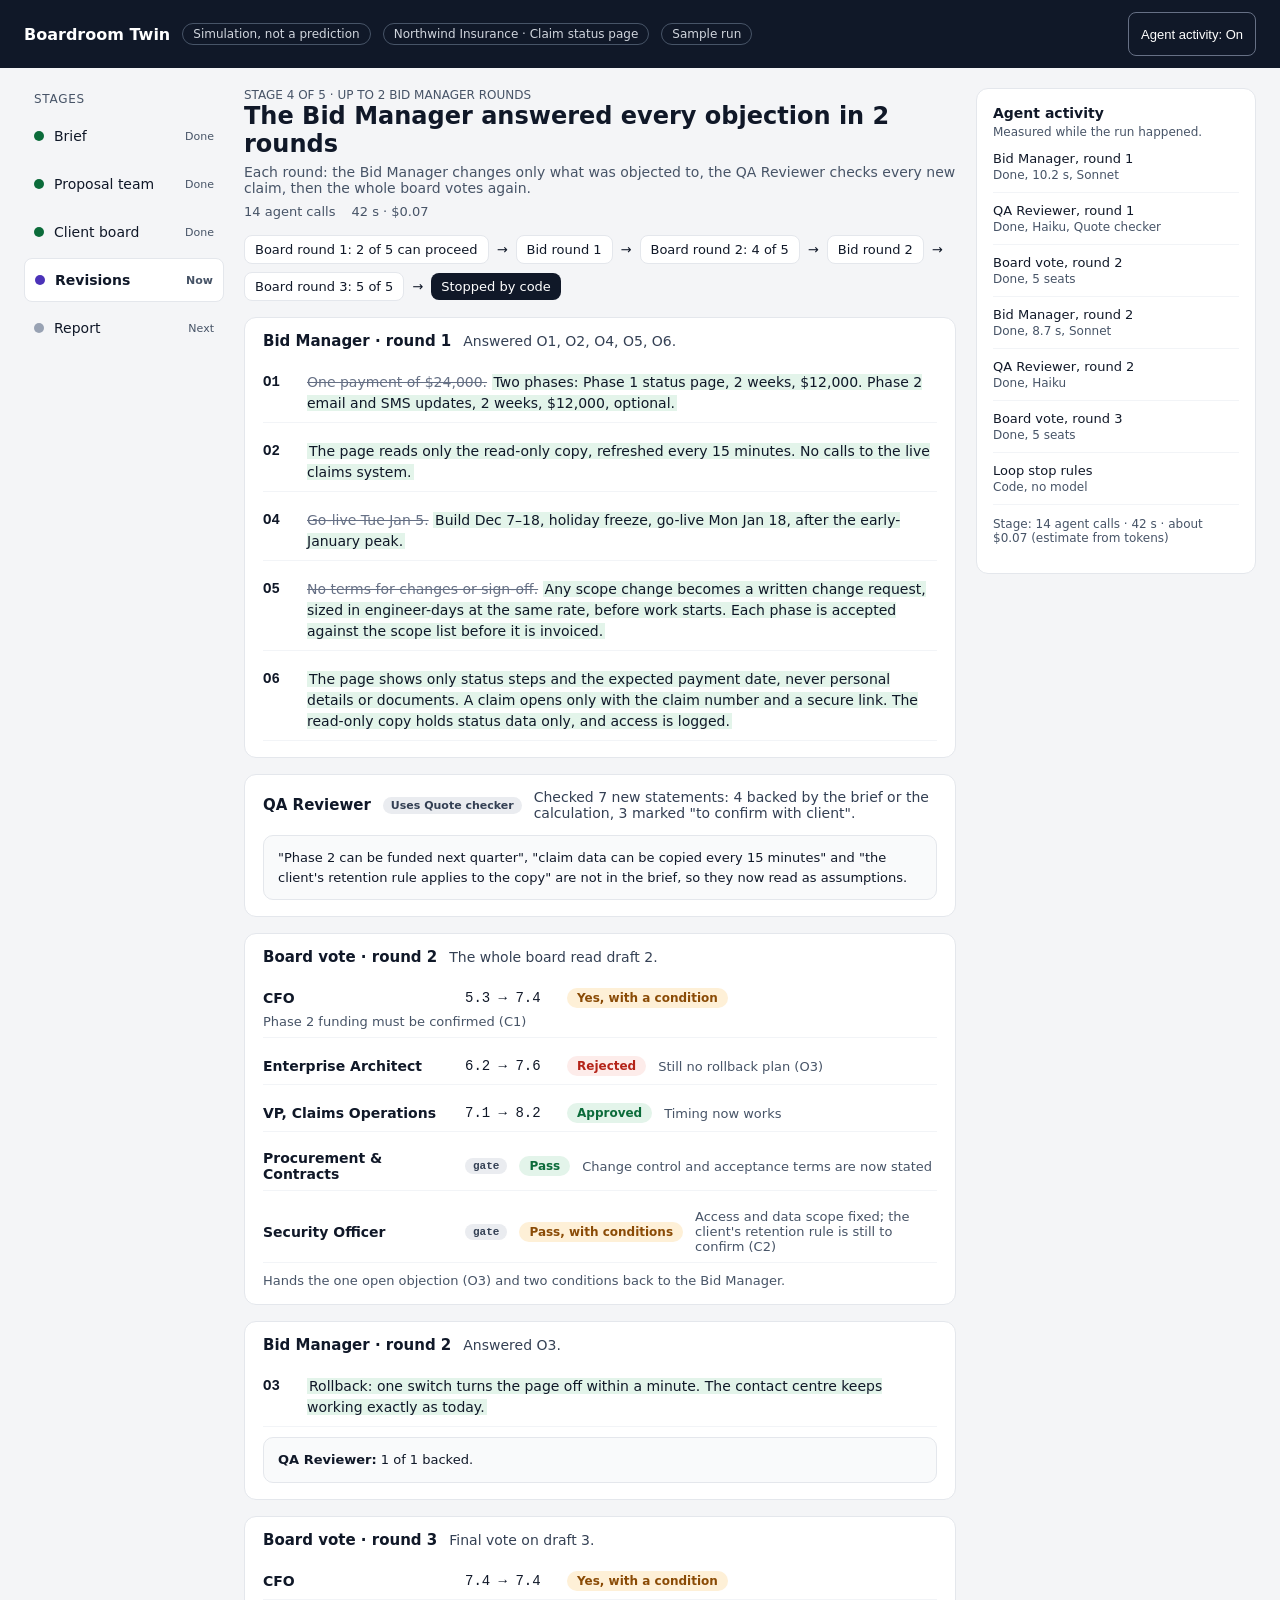
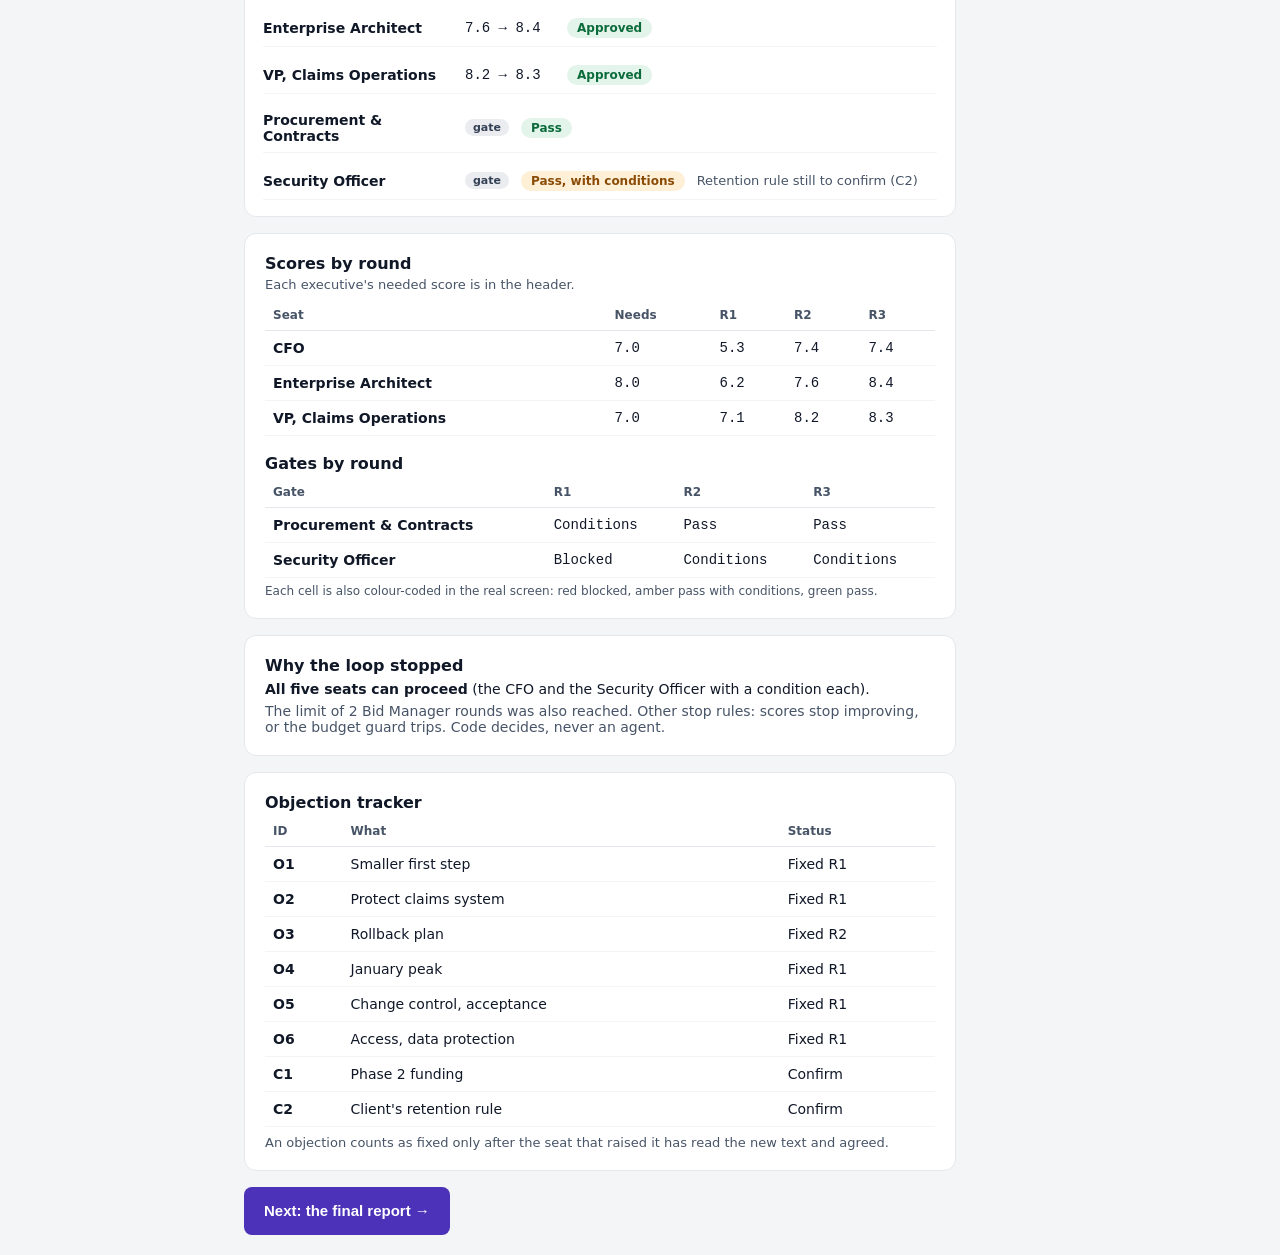
<file: design/v12/4-revisions.html>
<!doctype html><html lang="en"><head><meta charset="utf-8"><meta name="viewport" content="width=device-width,initial-scale=1"><title>Revisions</title><style>
body{margin:0;font-family:system-ui,-apple-system,"Segoe UI",sans-serif;color:#101828;background:#F4F5F7}
*{box-sizing:border-box}
.top{background:#101828;color:#fff;display:flex;flex-wrap:wrap;align-items:center;gap:12px;padding:12px 24px}
.brand{font-weight:700;font-size:16px}
.chip{font-size:12px;border:1px solid #475467;border-radius:999px;padding:3px 10px;color:#D0D5DD}
.sp{flex:1 1 0}
.tbtn{background:transparent;color:#fff;border:1px solid #667085;border-radius:8px;padding:8px 12px;font-size:13px;min-height:44px}
.body{display:flex;flex-wrap:wrap;gap:20px;padding:20px 24px;align-items:flex-start}
.nav{flex:0 0 200px;display:flex;flex-direction:column;gap:4px}
.navh{font-size:12px;color:#475467;text-transform:uppercase;letter-spacing:.06em;padding:4px 10px}
.ni{display:flex;align-items:center;gap:10px;padding:10px;border-radius:8px;color:#101828;text-decoration:none;font-size:14px;min-height:44px}
.ni.act{background:#fff;border:1px solid #E4E7EC;font-weight:600}
.ni small{margin-left:auto;font-size:11px;color:#475467}
.dot{width:10px;height:10px;border-radius:50%;background:#98A2B3;flex:none}
.done .dot{background:#0B6B3A}.act .dot{background:#4B32B8}
.main{flex:999 1 560px;min-width:0;display:flex;flex-direction:column;gap:16px}
.rail{flex:0 0 280px;background:#fff;border:1px solid #E4E7EC;border-radius:12px;padding:16px}
.rail h3{margin:0 0 4px;font-size:14px}
.rail p{margin:0 0 12px;font-size:12px;color:#475467}
.rail ol{list-style:none;margin:0;padding:0;display:flex;flex-direction:column;gap:10px}
.rail li{display:flex;flex-direction:column;gap:2px;font-size:13px;padding-bottom:10px;border-bottom:1px solid #F2F4F7}
.rail li .st{font-size:12px;color:#475467}
.card{background:#fff;border:1px solid #E4E7EC;border-radius:12px;padding:20px}
h1{margin:0;font-size:24px}h2{margin:0 0 4px;font-size:16px}
.mut{color:#475467;font-size:14px;margin:0}
.pill{font-size:12px;font-weight:600;border-radius:999px;padding:3px 10px;white-space:nowrap}
.ok{background:#E3F4EA;color:#0B6B3A}.no{background:#FDECEA;color:#B42318}.cond{background:#FEF0D7;color:#8A4B06}.neu{background:#EAECF0;color:#344054}
.path{display:flex;flex-wrap:wrap;gap:8px;align-items:center;font-size:13px}
.path span.s{border:1px solid #E4E7EC;background:#fff;border-radius:8px;padding:6px 10px}
.path span.stop{background:#101828;color:#fff;border-radius:8px;padding:6px 10px}
.ag{background:#fff;border:1px solid #E4E7EC;border-radius:12px}
.ag summary{list-style:none;cursor:pointer;display:flex;flex-wrap:wrap;gap:8px 12px;align-items:center;padding:14px 18px;min-height:44px}
.ag summary::-webkit-details-marker{display:none}
.ag summary b{font-size:15px}
.ag summary .sum{flex:1 1 260px;font-size:14px;color:#344054}
.ag .in{padding:0 18px 16px;display:flex;flex-direction:column;gap:10px;font-size:14px}
.ch{display:flex;flex-wrap:wrap;gap:6px 12px;padding:8px 0;border-bottom:1px solid #F2F4F7;line-height:1.5}
.ch .id{font-family:ui-monospace,Consolas,monospace;font-weight:700;flex:0 0 32px}
.ch .tx{flex:1 1 300px}
.ch del{color:#667085}.ch ins{background:#E3F4EA;text-decoration:none;padding:0 2px}
.qa{border:1px solid #E4E7EC;background:#F9FAFB;border-radius:10px;padding:12px 14px;font-size:13px;line-height:1.5}
.vt{display:flex;flex-wrap:wrap;gap:6px 12px;align-items:center;padding:8px 0;border-bottom:1px solid #F2F4F7;font-size:14px}
.vt b{flex:0 0 190px}.vt .sc{font-family:ui-monospace,Consolas,monospace;flex:0 0 90px}.vt .nt{flex:1 1 240px;color:#475467;font-size:13px}
.tag{font-size:11px;font-weight:700;border-radius:999px;padding:2px 8px;background:#EAECF0;color:#344054}
.cd{background:#EAECF0;color:#344054}
.tw{overflow-x:auto}
table{width:100%;border-collapse:collapse;font-size:14px;min-width:420px}
th{text-align:left;font-size:12px;color:#475467;padding:8px;border-bottom:1px solid #E4E7EC}
td{padding:9px 8px;border-bottom:1px solid #F2F4F7;font-family:ui-monospace,Consolas,monospace}
td:first-child{font-family:inherit;font-weight:600}
.go{background:#4B32B8;color:#fff;border:0;border-radius:8px;padding:12px 20px;font-size:15px;font-weight:600;min-height:48px}
.hand{font-size:13px;color:#475467}
.sumrow{display:flex;flex-wrap:wrap;gap:16px;font-size:13px;color:#475467;margin-top:8px}
</style></head><body>
<div style="width:100%;min-height:2400px;display:flex;flex-direction:column">
<header class="top">
<span class="brand">Boardroom Twin</span>
<span class="chip">Simulation, not a prediction</span>
<span class="chip">Northwind Insurance · Claim status page</span>
<span class="chip">Sample run</span>
<span class="sp"></span>
<button class="tbtn" type="button">Agent activity: On</button>
</header>
<div class="body">
<nav class="nav" aria-label="Stages">
<div class="navh">Stages</div>
<a class="ni done" href="1-brief.html"><span class="dot"></span>Brief<small>Done</small></a>
<a class="ni done" href="2-proposal-team.html"><span class="dot"></span>Proposal team<small>Done</small></a>
<a class="ni done" href="3-client-board.html"><span class="dot"></span>Client board<small>Done</small></a>
<a class="ni act" href="4-revisions.html"><span class="dot"></span>Revisions<small>Now</small></a>
<a class="ni" href="5-report.html"><span class="dot"></span>Report<small>Next</small></a>
</nav>
<main class="main">
<div>
<p class="mut" style="font-size:12px">STAGE 4 OF 5 · UP TO 2 BID MANAGER ROUNDS</p>
<h1>The Bid Manager answered every objection in 2 rounds</h1>
<p class="mut" style="margin-top:6px">Each round: the Bid Manager changes only what was objected to, the QA Reviewer checks every new claim, then the whole board votes again.</p>
<div class="sumrow"><span>14 agent calls</span><span>42 s · $0.07</span></div>
</div>
<div class="path" aria-label="Loop path">
<span class="s">Board round 1: 2 of 5 can proceed</span>&rarr;<span class="s">Bid round 1</span>&rarr;<span class="s">Board round 2: 4 of 5</span>&rarr;<span class="s">Bid round 2</span>&rarr;<span class="s">Board round 3: 5 of 5</span>&rarr;<span class="stop">Stopped by code</span>
</div>

<details class="ag" open>
<summary><b>Bid Manager · round 1</b><span class="sum">Answered O1, O2, O4, O5, O6.</span></summary>
<div class="in">
<div class="ch"><span class="id">O1</span><span class="tx"><del>One payment of $24,000.</del> <ins>Two phases: Phase 1 status page, 2 weeks, $12,000. Phase 2 email and SMS updates, 2 weeks, $12,000, optional.</ins></span></div>
<div class="ch"><span class="id">O2</span><span class="tx"><ins>The page reads only the read-only copy, refreshed every 15 minutes. No calls to the live claims system.</ins></span></div>
<div class="ch"><span class="id">O4</span><span class="tx"><del>Go-live Tue Jan 5.</del> <ins>Build Dec 7–18, holiday freeze, go-live Mon Jan 18, after the early-January peak.</ins></span></div>
<div class="ch"><span class="id">O5</span><span class="tx"><del>No terms for changes or sign-off.</del> <ins>Any scope change becomes a written change request, sized in engineer-days at the same rate, before work starts. Each phase is accepted against the scope list before it is invoiced.</ins></span></div>
<div class="ch"><span class="id">O6</span><span class="tx"><ins>The page shows only status steps and the expected payment date, never personal details or documents. A claim opens only with the claim number and a secure link. The read-only copy holds status data only, and access is logged.</ins></span></div>
</div>
</details>

<details class="ag" open>
<summary><b>QA Reviewer</b><span class="tag cd">Uses Quote checker</span><span class="sum">Checked 7 new statements: 4 backed by the brief or the calculation, 3 marked "to confirm with client".</span></summary>
<div class="in"><div class="qa">"Phase 2 can be funded next quarter", "claim data can be copied every 15 minutes" and "the client's retention rule applies to the copy" are not in the brief, so they now read as assumptions.</div></div>
</details>

<details class="ag" open>
<summary><b>Board vote · round 2</b><span class="sum">The whole board read draft 2.</span></summary>
<div class="in">
<div class="vt"><b>CFO</b><span class="sc">5.3 → 7.4</span><span class="pill cond">Yes, with a condition</span><span class="nt">Phase 2 funding must be confirmed (C1)</span></div>
<div class="vt"><b>Enterprise Architect</b><span class="sc">6.2 → 7.6</span><span class="pill no">Rejected</span><span class="nt">Still no rollback plan (O3)</span></div>
<div class="vt"><b>VP, Claims Operations</b><span class="sc">7.1 → 8.2</span><span class="pill ok">Approved</span><span class="nt">Timing now works</span></div>
<div class="vt"><b>Procurement &amp; Contracts</b><span class="sc tag cd" style="flex:0 0 auto">gate</span><span class="pill ok">Pass</span><span class="nt">Change control and acceptance terms are now stated</span></div>
<div class="vt"><b>Security Officer</b><span class="sc tag cd" style="flex:0 0 auto">gate</span><span class="pill cond">Pass, with conditions</span><span class="nt">Access and data scope fixed; the client's retention rule is still to confirm (C2)</span></div>
<div class="hand">Hands the one open objection (O3) and two conditions back to the Bid Manager.</div>
</div>
</details>

<details class="ag" open>
<summary><b>Bid Manager · round 2</b><span class="sum">Answered O3.</span></summary>
<div class="in">
<div class="ch"><span class="id">O3</span><span class="tx"><ins>Rollback: one switch turns the page off within a minute. The contact centre keeps working exactly as today.</ins></span></div>
<div class="qa"><b>QA Reviewer:</b> 1 of 1 backed.</div>
</div>
</details>

<details class="ag" open>
<summary><b>Board vote · round 3</b><span class="sum">Final vote on draft 3.</span></summary>
<div class="in">
<div class="vt"><b>CFO</b><span class="sc">7.4 → 7.4</span><span class="pill cond">Yes, with a condition</span></div>
<div class="vt"><b>Enterprise Architect</b><span class="sc">7.6 → 8.4</span><span class="pill ok">Approved</span></div>
<div class="vt"><b>VP, Claims Operations</b><span class="sc">8.2 → 8.3</span><span class="pill ok">Approved</span></div>
<div class="vt"><b>Procurement &amp; Contracts</b><span class="tag cd">gate</span><span class="pill ok">Pass</span></div>
<div class="vt"><b>Security Officer</b><span class="tag cd">gate</span><span class="pill cond">Pass, with conditions</span><span class="nt">Retention rule still to confirm (C2)</span></div>
</div>
</details>

<section class="card">
<h2>Scores by round</h2>
<p class="mut" style="margin-bottom:8px;font-size:13px">Each executive's needed score is in the header.</p>
<div class="tw"><table>
<thead><tr><th>Seat</th><th>Needs</th><th>R1</th><th>R2</th><th>R3</th></tr></thead>
<tbody>
<tr><td>CFO</td><td>7.0</td><td>5.3</td><td>7.4</td><td>7.4</td></tr>
<tr><td>Enterprise Architect</td><td>8.0</td><td>6.2</td><td>7.6</td><td>8.4</td></tr>
<tr><td>VP, Claims Operations</td><td>7.0</td><td>7.1</td><td>8.2</td><td>8.3</td></tr>
</tbody></table></div>
<h2 style="margin-top:18px">Gates by round</h2>
<div class="tw"><table>
<thead><tr><th>Gate</th><th>R1</th><th>R2</th><th>R3</th></tr></thead>
<tbody>
<tr><td>Procurement &amp; Contracts</td><td>Conditions</td><td>Pass</td><td>Pass</td></tr>
<tr><td>Security Officer</td><td>Blocked</td><td>Conditions</td><td>Conditions</td></tr>
</tbody></table></div>
<p class="mut" style="font-size:12px;margin-top:6px">Each cell is also colour-coded in the real screen: red blocked, amber pass with conditions, green pass.</p>
</section>

<section class="card">
<h2>Why the loop stopped</h2>
<p style="margin:6px 0;font-size:14px"><b>All five seats can proceed</b> (the CFO and the Security Officer with a condition each).</p>
<p class="mut">The limit of 2 Bid Manager rounds was also reached. Other stop rules: scores stop improving, or the budget guard trips. Code decides, never an agent.</p>
</section>

<section class="card">
<h2>Objection tracker</h2>
<div class="tw"><table style="min-width:360px">
<thead><tr><th>ID</th><th>What</th><th>Status</th></tr></thead>
<tbody>
<tr><td>O1</td><td style="font-family:inherit">Smaller first step</td><td style="font-family:inherit">Fixed R1</td></tr>
<tr><td>O2</td><td style="font-family:inherit">Protect claims system</td><td style="font-family:inherit">Fixed R1</td></tr>
<tr><td>O3</td><td style="font-family:inherit">Rollback plan</td><td style="font-family:inherit">Fixed R2</td></tr>
<tr><td>O4</td><td style="font-family:inherit">January peak</td><td style="font-family:inherit">Fixed R1</td></tr>
<tr><td>O5</td><td style="font-family:inherit">Change control, acceptance</td><td style="font-family:inherit">Fixed R1</td></tr>
<tr><td>O6</td><td style="font-family:inherit">Access, data protection</td><td style="font-family:inherit">Fixed R1</td></tr>
<tr><td>C1</td><td style="font-family:inherit">Phase 2 funding</td><td style="font-family:inherit">Confirm</td></tr>
<tr><td>C2</td><td style="font-family:inherit">Client's retention rule</td><td style="font-family:inherit">Confirm</td></tr>
</tbody></table></div>
<p class="mut" style="font-size:13px;margin-top:8px">An objection counts as fixed only after the seat that raised it has read the new text and agreed.</p>
</section>
<div><button class="go" type="button">Next: the final report &rarr;</button></div>
</main>
<aside class="rail" aria-label="Agent activity">
<h3>Agent activity</h3>
<p>Measured while the run happened.</p>
<ol>
<li>Bid Manager, round 1<span class="st">Done, 10.2 s, Sonnet</span></li>
<li>QA Reviewer, round 1<span class="st">Done, Haiku, Quote checker</span></li>
<li>Board vote, round 2<span class="st">Done, 5 seats</span></li>
<li>Bid Manager, round 2<span class="st">Done, 8.7 s, Sonnet</span></li>
<li>QA Reviewer, round 2<span class="st">Done, Haiku</span></li>
<li>Board vote, round 3<span class="st">Done, 5 seats</span></li>
<li>Loop stop rules<span class="st">Code, no model</span></li>
</ol>
<p style="margin-top:12px">Stage: 14 agent calls · 42 s · about $0.07 (estimate from tokens)</p>
</aside>
</div>
</div>
</body></html>
</file>
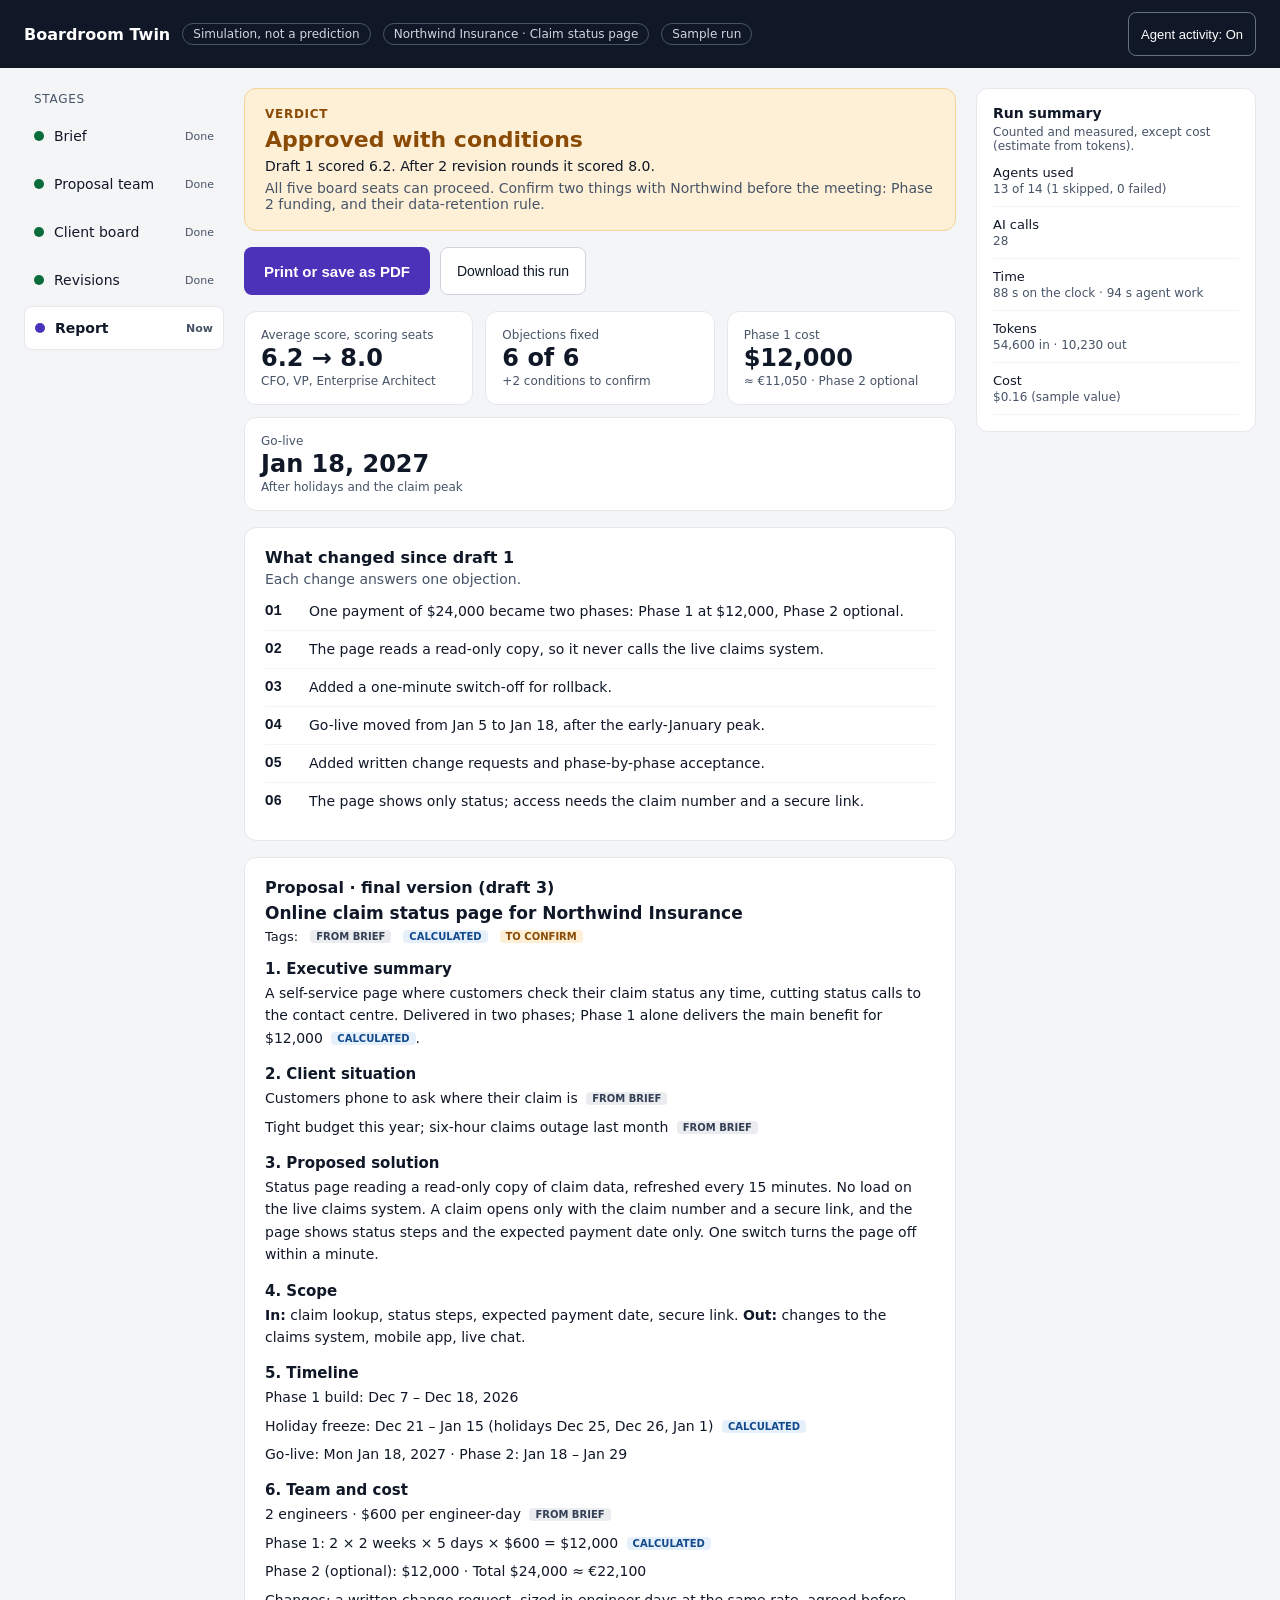
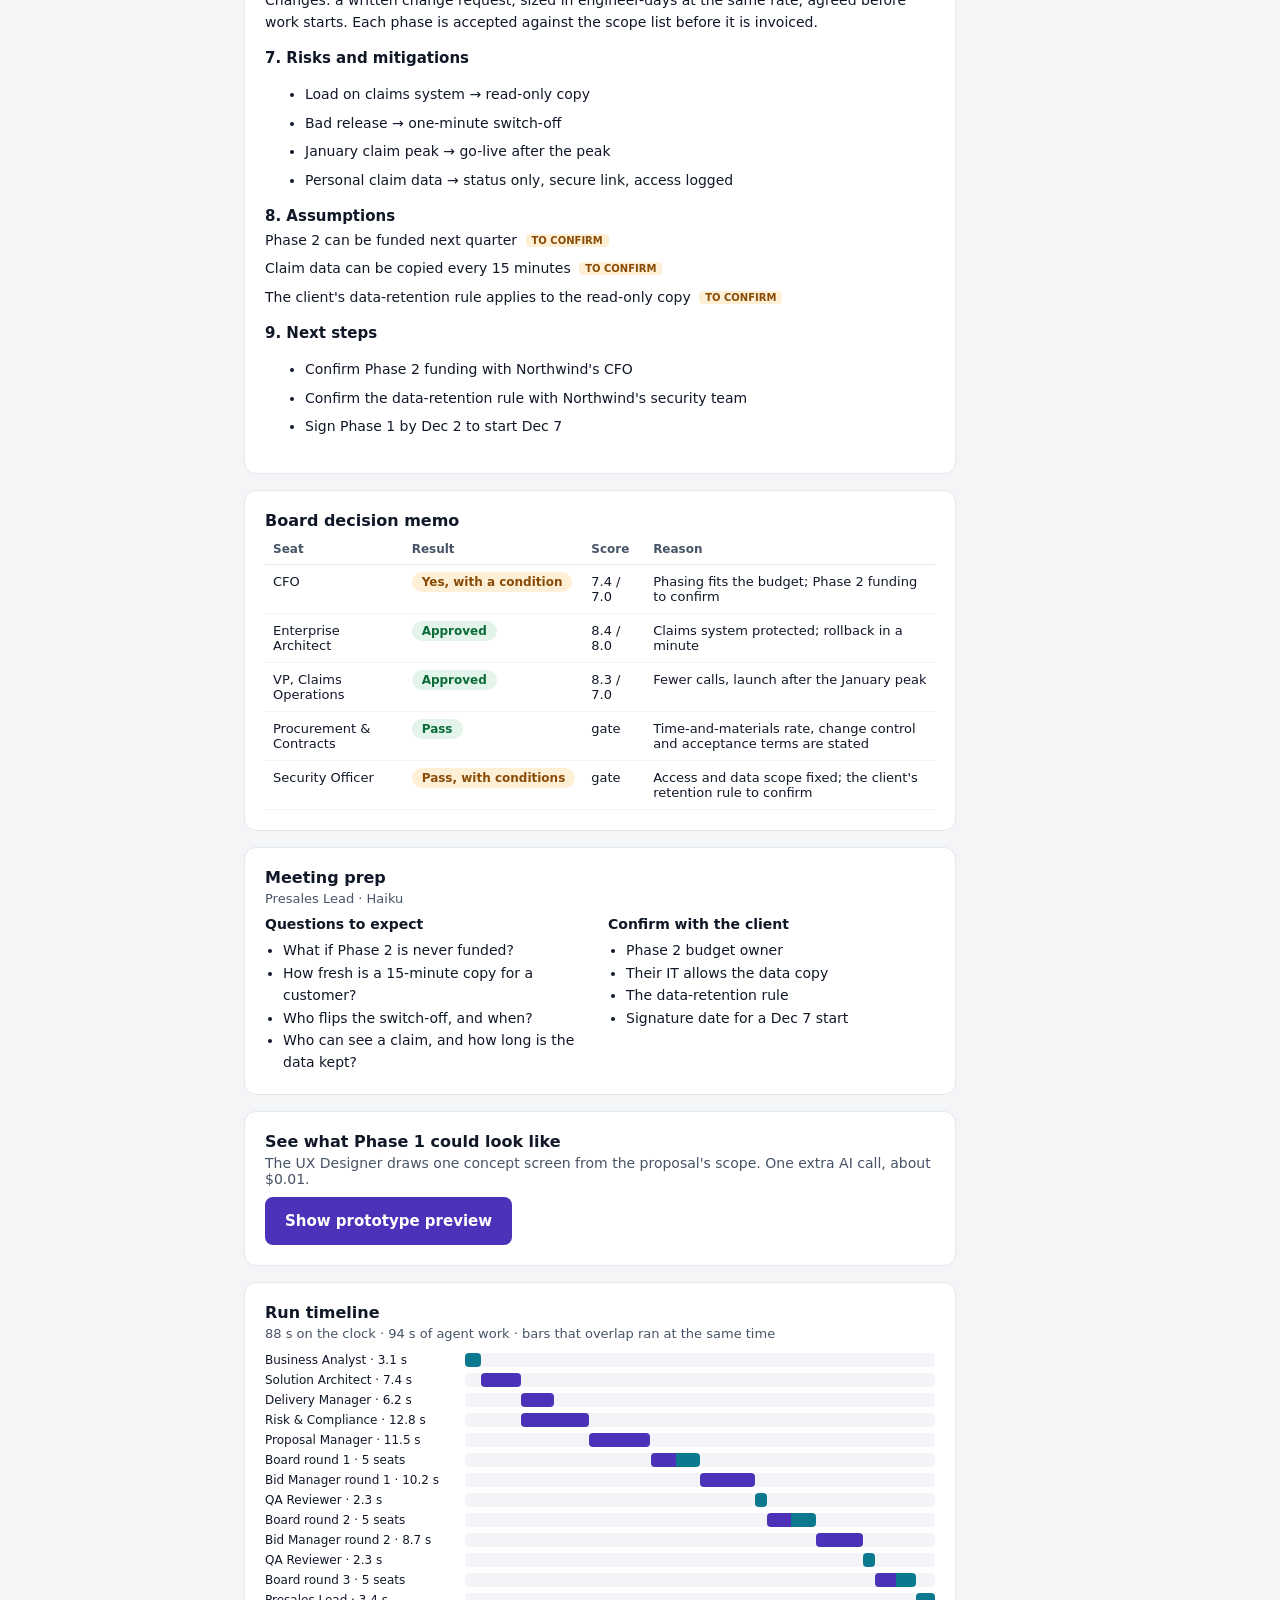
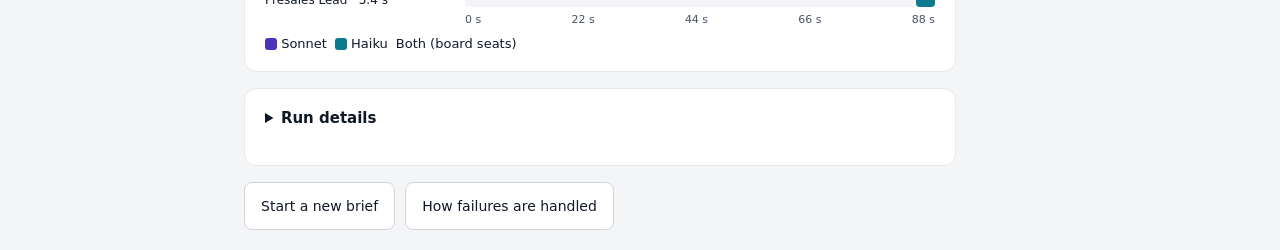
<file: design/v12/5-report.html>
<!doctype html><html lang="en"><head><meta charset="utf-8"><meta name="viewport" content="width=device-width,initial-scale=1"><title>Final report</title><style>
body{margin:0;font-family:system-ui,-apple-system,"Segoe UI",sans-serif;color:#101828;background:#F4F5F7}
*{box-sizing:border-box}
.top{background:#101828;color:#fff;display:flex;flex-wrap:wrap;align-items:center;gap:12px;padding:12px 24px}
.brand{font-weight:700;font-size:16px}
.chip{font-size:12px;border:1px solid #475467;border-radius:999px;padding:3px 10px;color:#D0D5DD}
.sp{flex:1 1 0}
.tbtn{background:transparent;color:#fff;border:1px solid #667085;border-radius:8px;padding:8px 12px;font-size:13px;min-height:44px}
.body{display:flex;flex-wrap:wrap;gap:20px;padding:20px 24px;align-items:flex-start}
.nav{flex:0 0 200px;display:flex;flex-direction:column;gap:4px}
.navh{font-size:12px;color:#475467;text-transform:uppercase;letter-spacing:.06em;padding:4px 10px}
.ni{display:flex;align-items:center;gap:10px;padding:10px;border-radius:8px;color:#101828;text-decoration:none;font-size:14px;min-height:44px}
.ni.act{background:#fff;border:1px solid #E4E7EC;font-weight:600}
.ni small{margin-left:auto;font-size:11px;color:#475467}
.dot{width:10px;height:10px;border-radius:50%;background:#98A2B3;flex:none}
.done .dot{background:#0B6B3A}.act .dot{background:#4B32B8}
.main{flex:999 1 560px;min-width:0;display:flex;flex-direction:column;gap:16px}
.rail{flex:0 0 280px;background:#fff;border:1px solid #E4E7EC;border-radius:12px;padding:16px}
.rail h3{margin:0 0 4px;font-size:14px}
.rail p{margin:0 0 12px;font-size:12px;color:#475467}
.rail ol{list-style:none;margin:0;padding:0;display:flex;flex-direction:column;gap:10px}
.rail li{display:flex;flex-direction:column;gap:2px;font-size:13px;padding-bottom:10px;border-bottom:1px solid #F2F4F7}
.rail li .st{font-size:12px;color:#475467}
.card{background:#fff;border:1px solid #E4E7EC;border-radius:12px;padding:20px}
h1{margin:0;font-size:24px}h2{margin:0 0 4px;font-size:16px}
.mut{color:#475467;font-size:14px;margin:0}
.banner{background:#FEF0D7;border:1px solid #F3D49B;border-radius:12px;padding:18px 20px;display:flex;flex-direction:column;gap:6px}
.banner .l{font-size:12px;font-weight:700;color:#8A4B06;letter-spacing:.06em}
.banner b{font-size:22px;color:#8A4B06}
.kn{display:flex;flex-wrap:wrap;gap:12px}
.kn>div{flex:1 1 200px;background:#fff;border:1px solid #E4E7EC;border-radius:12px;padding:16px}
.kn .k{font-size:12px;color:#475467}
.kn .v{font-size:24px;font-weight:700;margin:2px 0}
.kn .s{font-size:12px;color:#475467}
.ch{display:flex;flex-wrap:wrap;gap:6px 12px;padding:8px 0;border-bottom:1px solid #F2F4F7;font-size:14px;line-height:1.5}
.ch .id{font-family:ui-monospace,Consolas,monospace;font-weight:700;flex:0 0 32px}
.ch .tx{flex:1 1 300px}
.doc h3{font-size:15px;margin:16px 0 4px}
.doc p,.doc li{font-size:14px;line-height:1.6;margin:0 0 6px}
.t{font-size:10px;font-weight:700;border-radius:4px;padding:1px 6px;white-space:nowrap;margin-left:4px;vertical-align:middle}
.fb{background:#EAECF0;color:#344054}.cl{background:#E6F0FB;color:#134A8B}.tc{background:#FEF0D7;color:#8A4B06}
.legend{display:flex;flex-wrap:wrap;gap:8px;font-size:13px;align-items:center;margin-top:6px}
.pill{font-size:12px;font-weight:600;border-radius:999px;padding:3px 10px;white-space:nowrap}
.ok{background:#E3F4EA;color:#0B6B3A}.cond{background:#FEF0D7;color:#8A4B06}
.tw{overflow-x:auto}
table{width:100%;border-collapse:collapse;font-size:13px;min-width:560px}
th{text-align:left;font-size:12px;color:#475467;padding:8px;border-bottom:1px solid #E4E7EC}
td{padding:9px 8px;border-bottom:1px solid #F2F4F7;vertical-align:top}
.two{display:flex;flex-wrap:wrap;gap:16px}
.two>div{flex:1 1 280px}
.two ul{margin:6px 0 0;padding-left:18px;font-size:14px;line-height:1.6}
.tl{display:flex;flex-direction:column;gap:6px;min-width:560px}
.tr{display:flex;align-items:center;gap:10px;font-size:12px}
.tr .nm{flex:0 0 190px}
.tr .tk{flex:1 1 auto;position:relative;height:14px;background:#F2F4F7;border-radius:4px}
.tr .tk i{position:absolute;top:0;height:14px;border-radius:4px}
.sn{background:#4B32B8}.hk{background:#0B7A8F}.bo{background:linear-gradient(90deg,#4B32B8 50%,#0B7A8F 50%)}
.axis{display:flex;justify-content:space-between;font-size:11px;color:#475467;margin-left:200px}
.acts{display:flex;flex-wrap:wrap;gap:10px}
.go{background:#4B32B8;color:#fff;border:0;border-radius:8px;padding:12px 20px;font-size:15px;font-weight:600;min-height:48px}
.sbtn{background:#fff;border:1px solid #D0D5DD;border-radius:8px;padding:12px 16px;font-size:14px;min-height:48px;color:#101828}
details.sum summary{cursor:pointer;font-weight:600;font-size:15px;min-height:36px}
</style></head><body>
<div style="width:100%;min-height:3300px;display:flex;flex-direction:column">
<header class="top">
<span class="brand">Boardroom Twin</span>
<span class="chip">Simulation, not a prediction</span>
<span class="chip">Northwind Insurance · Claim status page</span>
<span class="chip">Sample run</span>
<span class="sp"></span>
<button class="tbtn" type="button">Agent activity: On</button>
</header>
<div class="body">
<nav class="nav" aria-label="Stages">
<div class="navh">Stages</div>
<a class="ni done" href="1-brief.html"><span class="dot"></span>Brief<small>Done</small></a>
<a class="ni done" href="2-proposal-team.html"><span class="dot"></span>Proposal team<small>Done</small></a>
<a class="ni done" href="3-client-board.html"><span class="dot"></span>Client board<small>Done</small></a>
<a class="ni done" href="4-revisions.html"><span class="dot"></span>Revisions<small>Done</small></a>
<a class="ni act" href="5-report.html"><span class="dot"></span>Report<small>Now</small></a>
</nav>
<main class="main">
<div class="banner" role="status">
<span class="l">VERDICT</span>
<b>Approved with conditions</b>
<span style="font-size:14px">Draft 1 scored 6.2. After 2 revision rounds it scored 8.0.</span>
<span class="mut">All five board seats can proceed. Confirm two things with Northwind before the meeting: Phase 2 funding, and their data-retention rule.</span>
</div>
<div class="acts">
<button class="go" type="button">Print or save as PDF</button>
<button class="sbtn" type="button">Download this run</button>
</div>
<section class="kn" aria-label="Key numbers">
<div><div class="k">Average score, scoring seats</div><div class="v">6.2 → 8.0</div><div class="s">CFO, VP, Enterprise Architect</div></div>
<div><div class="k">Objections fixed</div><div class="v">6 of 6</div><div class="s">+2 conditions to confirm</div></div>
<div><div class="k">Phase 1 cost</div><div class="v">$12,000</div><div class="s">≈ €11,050 · Phase 2 optional</div></div>
<div><div class="k">Go-live</div><div class="v">Jan 18, 2027</div><div class="s">After holidays and the claim peak</div></div>
</section>

<section class="card">
<h2>What changed since draft 1</h2>
<p class="mut" style="margin-bottom:6px">Each change answers one objection.</p>
<div class="ch"><span class="id">O1</span><span class="tx">One payment of $24,000 became two phases: Phase 1 at $12,000, Phase 2 optional.</span></div>
<div class="ch"><span class="id">O2</span><span class="tx">The page reads a read-only copy, so it never calls the live claims system.</span></div>
<div class="ch"><span class="id">O3</span><span class="tx">Added a one-minute switch-off for rollback.</span></div>
<div class="ch"><span class="id">O4</span><span class="tx">Go-live moved from Jan 5 to Jan 18, after the early-January peak.</span></div>
<div class="ch"><span class="id">O5</span><span class="tx">Added written change requests and phase-by-phase acceptance.</span></div>
<div class="ch" style="border:0"><span class="id">O6</span><span class="tx">The page shows only status; access needs the claim number and a secure link.</span></div>
</section>

<section class="card doc">
<h2>Proposal · final version (draft 3)</h2>
<h3 style="font-size:17px;margin-top:6px">Online claim status page for Northwind Insurance</h3>
<div class="legend"><span>Tags:</span><span class="t fb">FROM BRIEF</span><span class="t cl">CALCULATED</span><span class="t tc">TO CONFIRM</span></div>
<h3>1. Executive summary</h3>
<p>A self-service page where customers check their claim status any time, cutting status calls to the contact centre. Delivered in two phases; Phase 1 alone delivers the main benefit for $12,000 <span class="t cl">CALCULATED</span>.</p>
<h3>2. Client situation</h3>
<p>Customers phone to ask where their claim is <span class="t fb">FROM BRIEF</span></p>
<p>Tight budget this year; six-hour claims outage last month <span class="t fb">FROM BRIEF</span></p>
<h3>3. Proposed solution</h3>
<p>Status page reading a read-only copy of claim data, refreshed every 15 minutes. No load on the live claims system. A claim opens only with the claim number and a secure link, and the page shows status steps and the expected payment date only. One switch turns the page off within a minute.</p>
<h3>4. Scope</h3>
<p><b>In:</b> claim lookup, status steps, expected payment date, secure link. <b>Out:</b> changes to the claims system, mobile app, live chat.</p>
<h3>5. Timeline</h3>
<p>Phase 1 build: Dec 7 – Dec 18, 2026</p>
<p>Holiday freeze: Dec 21 – Jan 15 (holidays Dec 25, Dec 26, Jan 1) <span class="t cl">CALCULATED</span></p>
<p>Go-live: Mon Jan 18, 2027 · Phase 2: Jan 18 – Jan 29</p>
<h3>6. Team and cost</h3>
<p>2 engineers · $600 per engineer-day <span class="t fb">FROM BRIEF</span></p>
<p>Phase 1: 2 × 2 weeks × 5 days × $600 = $12,000 <span class="t cl">CALCULATED</span></p>
<p>Phase 2 (optional): $12,000 · Total $24,000 ≈ €22,100</p>
<p>Changes: a written change request, sized in engineer-days at the same rate, agreed before work starts. Each phase is accepted against the scope list before it is invoiced.</p>
<h3>7. Risks and mitigations</h3>
<ul><li>Load on claims system → read-only copy</li><li>Bad release → one-minute switch-off</li><li>January claim peak → go-live after the peak</li><li>Personal claim data → status only, secure link, access logged</li></ul>
<h3>8. Assumptions</h3>
<p>Phase 2 can be funded next quarter <span class="t tc">TO CONFIRM</span></p>
<p>Claim data can be copied every 15 minutes <span class="t tc">TO CONFIRM</span></p>
<p>The client's data-retention rule applies to the read-only copy <span class="t tc">TO CONFIRM</span></p>
<h3>9. Next steps</h3>
<ul><li>Confirm Phase 2 funding with Northwind's CFO</li><li>Confirm the data-retention rule with Northwind's security team</li><li>Sign Phase 1 by Dec 2 to start Dec 7</li></ul>
</section>

<section class="card">
<h2>Board decision memo</h2>
<div class="tw"><table>
<thead><tr><th>Seat</th><th>Result</th><th>Score</th><th>Reason</th></tr></thead>
<tbody>
<tr><td>CFO</td><td><span class="pill cond">Yes, with a condition</span></td><td>7.4 / 7.0</td><td>Phasing fits the budget; Phase 2 funding to confirm</td></tr>
<tr><td>Enterprise Architect</td><td><span class="pill ok">Approved</span></td><td>8.4 / 8.0</td><td>Claims system protected; rollback in a minute</td></tr>
<tr><td>VP, Claims Operations</td><td><span class="pill ok">Approved</span></td><td>8.3 / 7.0</td><td>Fewer calls, launch after the January peak</td></tr>
<tr><td>Procurement &amp; Contracts</td><td><span class="pill ok">Pass</span></td><td>gate</td><td>Time-and-materials rate, change control and acceptance terms are stated</td></tr>
<tr><td>Security Officer</td><td><span class="pill cond">Pass, with conditions</span></td><td>gate</td><td>Access and data scope fixed; the client's retention rule to confirm</td></tr>
</tbody></table></div>
</section>

<section class="card">
<h2>Meeting prep</h2>
<p class="mut" style="margin-bottom:8px;font-size:13px">Presales Lead · Haiku</p>
<div class="two">
<div><b style="font-size:14px">Questions to expect</b>
<ul><li>What if Phase 2 is never funded?</li><li>How fresh is a 15-minute copy for a customer?</li><li>Who flips the switch-off, and when?</li><li>Who can see a claim, and how long is the data kept?</li></ul></div>
<div><b style="font-size:14px">Confirm with the client</b>
<ul><li>Phase 2 budget owner</li><li>Their IT allows the data copy</li><li>The data-retention rule</li><li>Signature date for a Dec 7 start</li></ul></div>
</div>
</section>

<section class="card">
<h2>See what Phase 1 could look like</h2>
<p class="mut" style="margin-bottom:10px">The UX Designer draws one concept screen from the proposal's scope. One extra AI call, about $0.01.</p>
<a href="Prototype.html" class="go" style="display:inline-flex;align-items:center;text-decoration:none">Show prototype preview</a>
</section>

<section class="card">
<h2>Run timeline</h2>
<p class="mut" style="margin-bottom:12px;font-size:13px">88 s on the clock · 94 s of agent work · bars that overlap ran at the same time</p>
<div class="tw"><div class="tl">
<div class="tr"><span class="nm">Business Analyst · 3.1 s</span><span class="tk"><i class="hk" style="left:0;width:3.5%"></i></span></div>
<div class="tr"><span class="nm">Solution Architect · 7.4 s</span><span class="tk"><i class="sn" style="left:3.5%;width:8.4%"></i></span></div>
<div class="tr"><span class="nm">Delivery Manager · 6.2 s</span><span class="tk"><i class="sn" style="left:11.9%;width:7%"></i></span></div>
<div class="tr"><span class="nm">Risk &amp; Compliance · 12.8 s</span><span class="tk"><i class="sn" style="left:11.9%;width:14.5%"></i></span></div>
<div class="tr"><span class="nm">Proposal Manager · 11.5 s</span><span class="tk"><i class="sn" style="left:26.4%;width:13%"></i></span></div>
<div class="tr"><span class="nm">Board round 1 · 5 seats</span><span class="tk"><i class="bo" style="left:39.5%;width:10.5%"></i></span></div>
<div class="tr"><span class="nm">Bid Manager round 1 · 10.2 s</span><span class="tk"><i class="sn" style="left:50%;width:11.6%"></i></span></div>
<div class="tr"><span class="nm">QA Reviewer · 2.3 s</span><span class="tk"><i class="hk" style="left:61.6%;width:2.6%"></i></span></div>
<div class="tr"><span class="nm">Board round 2 · 5 seats</span><span class="tk"><i class="bo" style="left:64.2%;width:10.5%"></i></span></div>
<div class="tr"><span class="nm">Bid Manager round 2 · 8.7 s</span><span class="tk"><i class="sn" style="left:74.7%;width:9.9%"></i></span></div>
<div class="tr"><span class="nm">QA Reviewer · 2.3 s</span><span class="tk"><i class="hk" style="left:84.6%;width:2.6%"></i></span></div>
<div class="tr"><span class="nm">Board round 3 · 5 seats</span><span class="tk"><i class="bo" style="left:87.2%;width:8.8%"></i></span></div>
<div class="tr"><span class="nm">Presales Lead · 3.4 s</span><span class="tk"><i class="hk" style="left:96%;width:4%"></i></span></div>
<div class="axis"><span>0 s</span><span>22 s</span><span>44 s</span><span>66 s</span><span>88 s</span></div>
</div></div>
<div class="legend" style="margin-top:10px"><span><i style="display:inline-block;width:12px;height:12px;background:#4B32B8;border-radius:3px;vertical-align:middle"></i> Sonnet</span><span><i style="display:inline-block;width:12px;height:12px;background:#0B7A8F;border-radius:3px;vertical-align:middle"></i> Haiku</span><span>Both (board seats)</span></div>
</section>

<section class="card">
<details class="sum">
<summary>Run details</summary>
<p class="mut" style="margin:8px 0 10px;font-size:13px">13 of 14 agents used (1 skipped, 0 failed) · 28 AI calls · 54,600 tokens in · 10,230 out · $0.16 · 94 s agent time</p>
<div class="tw"><table>
<thead><tr><th>Agent</th><th>Model</th><th>Calls</th><th>Tokens in / out</th><th>Cost</th><th>Time</th></tr></thead>
<tbody>
<tr><td>Business Analyst</td><td>Haiku</td><td>1</td><td>2,100 / 380</td><td>$0.0004</td><td>3.1 s</td></tr>
<tr><td>Solution Architect</td><td>Sonnet</td><td>1</td><td>2,400 / 520</td><td>$0.010</td><td>7.4 s</td></tr>
<tr><td>Delivery Manager + 2 tools</td><td>Sonnet</td><td>2</td><td>4,300 / 410</td><td>$0.013</td><td>6.2 s</td></tr>
<tr><td>Risk &amp; Compliance Analyst + 3 tools</td><td>Sonnet</td><td>3</td><td>6,900 / 640</td><td>$0.020</td><td>12.8 s</td></tr>
<tr><td>Proposal Manager</td><td>Sonnet</td><td>1</td><td>3,600 / 1,150</td><td>$0.019</td><td>11.5 s</td></tr>
<tr><td>Scoring seats × 3 rounds (CFO, VP, Architect)</td><td>Sonnet</td><td>9</td><td>16,200 / 3,150</td><td>$0.064</td><td>26.0 s</td></tr>
<tr><td>Gate seats × 3 rounds (Procurement, Security)</td><td>Haiku</td><td>6</td><td>9,000 / 1,500</td><td>$0.002</td><td>in parallel</td></tr>
<tr><td>Bid Manager × 2</td><td>Sonnet</td><td>2</td><td>5,400 / 1,700</td><td>$0.028</td><td>18.9 s</td></tr>
<tr><td>QA Reviewer × 2</td><td>Haiku</td><td>2</td><td>2,500 / 300</td><td>$0.0004</td><td>4.6 s</td></tr>
<tr><td>Presales Lead</td><td>Haiku</td><td>1</td><td>2,200 / 480</td><td>$0.0005</td><td>3.4 s</td></tr>
</tbody></table></div>
<p class="mut" style="font-size:12px;margin-top:8px">Tokens come from each API response; cost uses Claude's list prices. Sample values for this design, to be replaced by measured numbers.</p>
</details>
</section>
<div class="acts">
<a href="1-brief.html" class="sbtn" style="display:inline-flex;align-items:center;text-decoration:none">Start a new brief</a>
<a href="States.html" class="sbtn" style="display:inline-flex;align-items:center;text-decoration:none">How failures are handled</a>
</div>
</main>
<aside class="rail" aria-label="Run summary">
<h3>Run summary</h3>
<p>Counted and measured, except cost (estimate from tokens).</p>
<ol>
<li>Agents used<span class="st">13 of 14 (1 skipped, 0 failed)</span></li>
<li>AI calls<span class="st">28</span></li>
<li>Time<span class="st">88 s on the clock · 94 s agent work</span></li>
<li>Tokens<span class="st">54,600 in · 10,230 out</span></li>
<li>Cost<span class="st">$0.16 (sample value)</span></li>
</ol>
</aside>
</div>
</div>
</body></html>
</file>
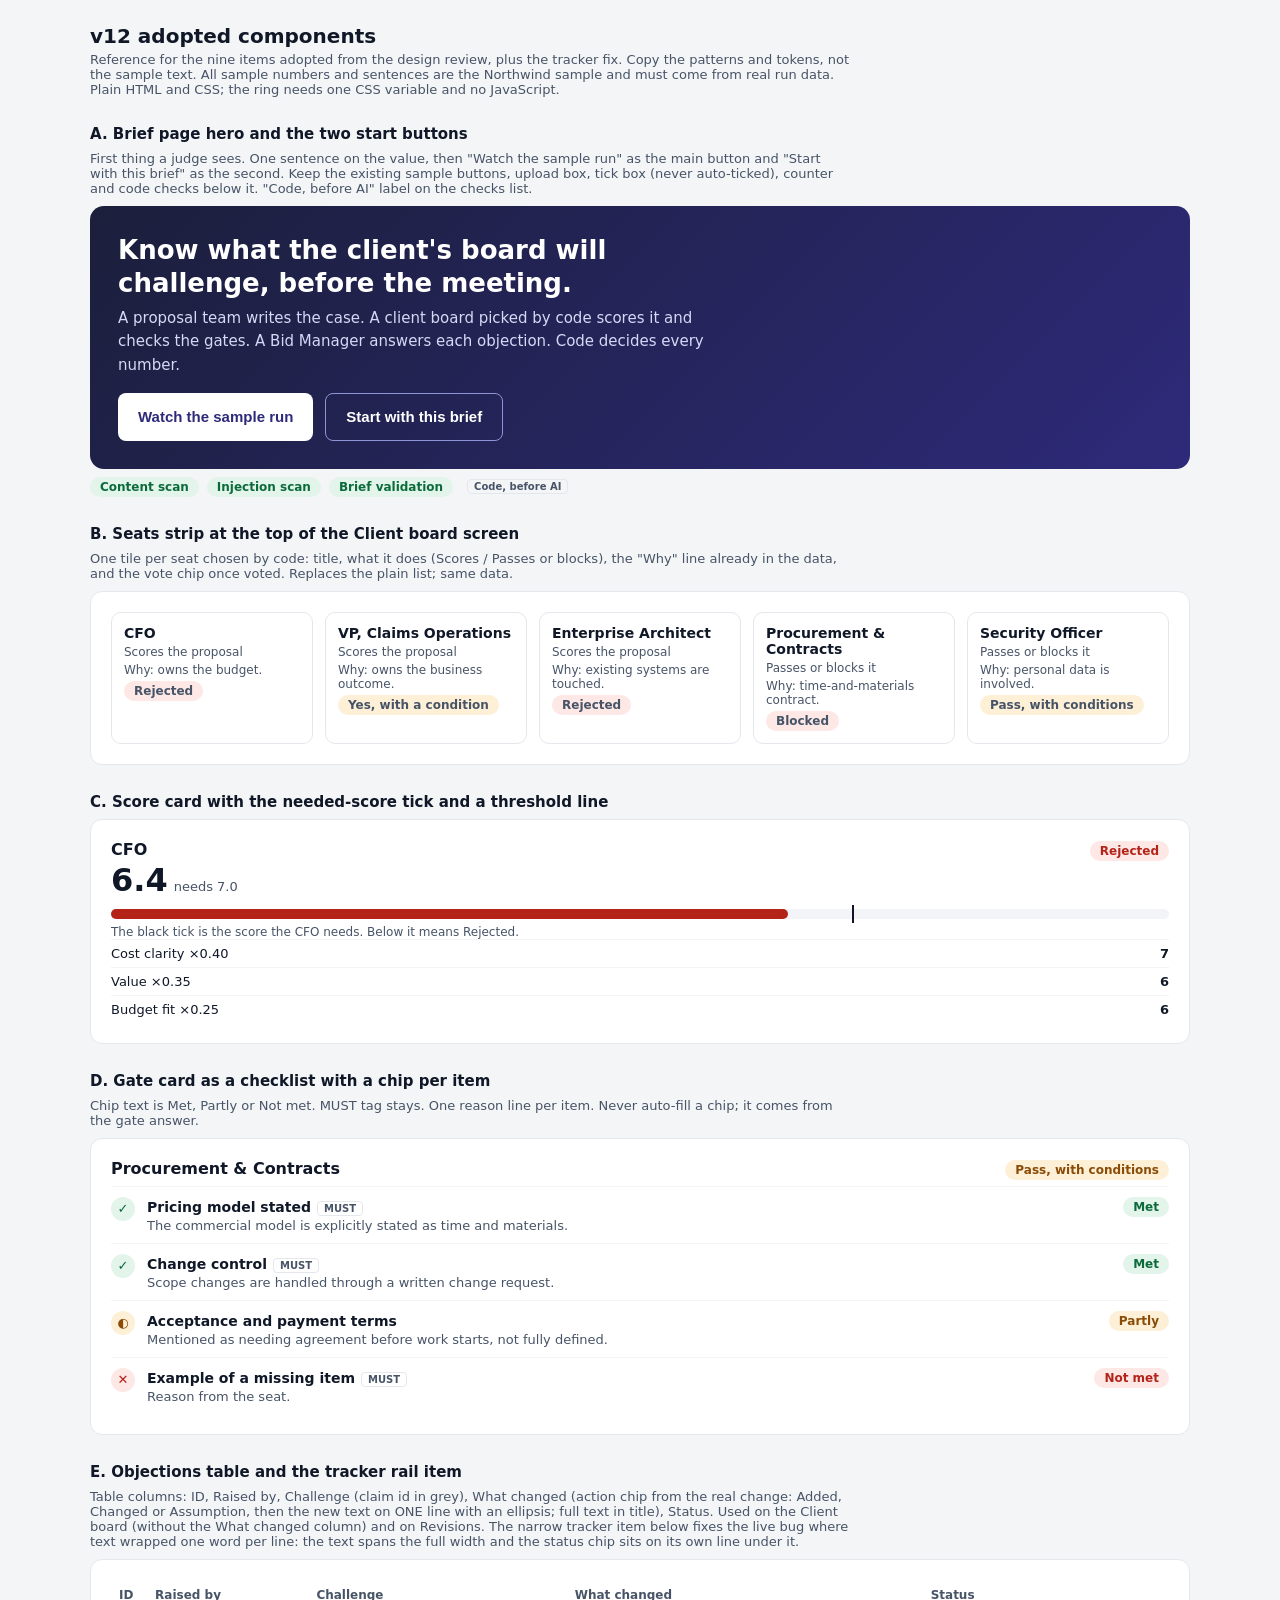
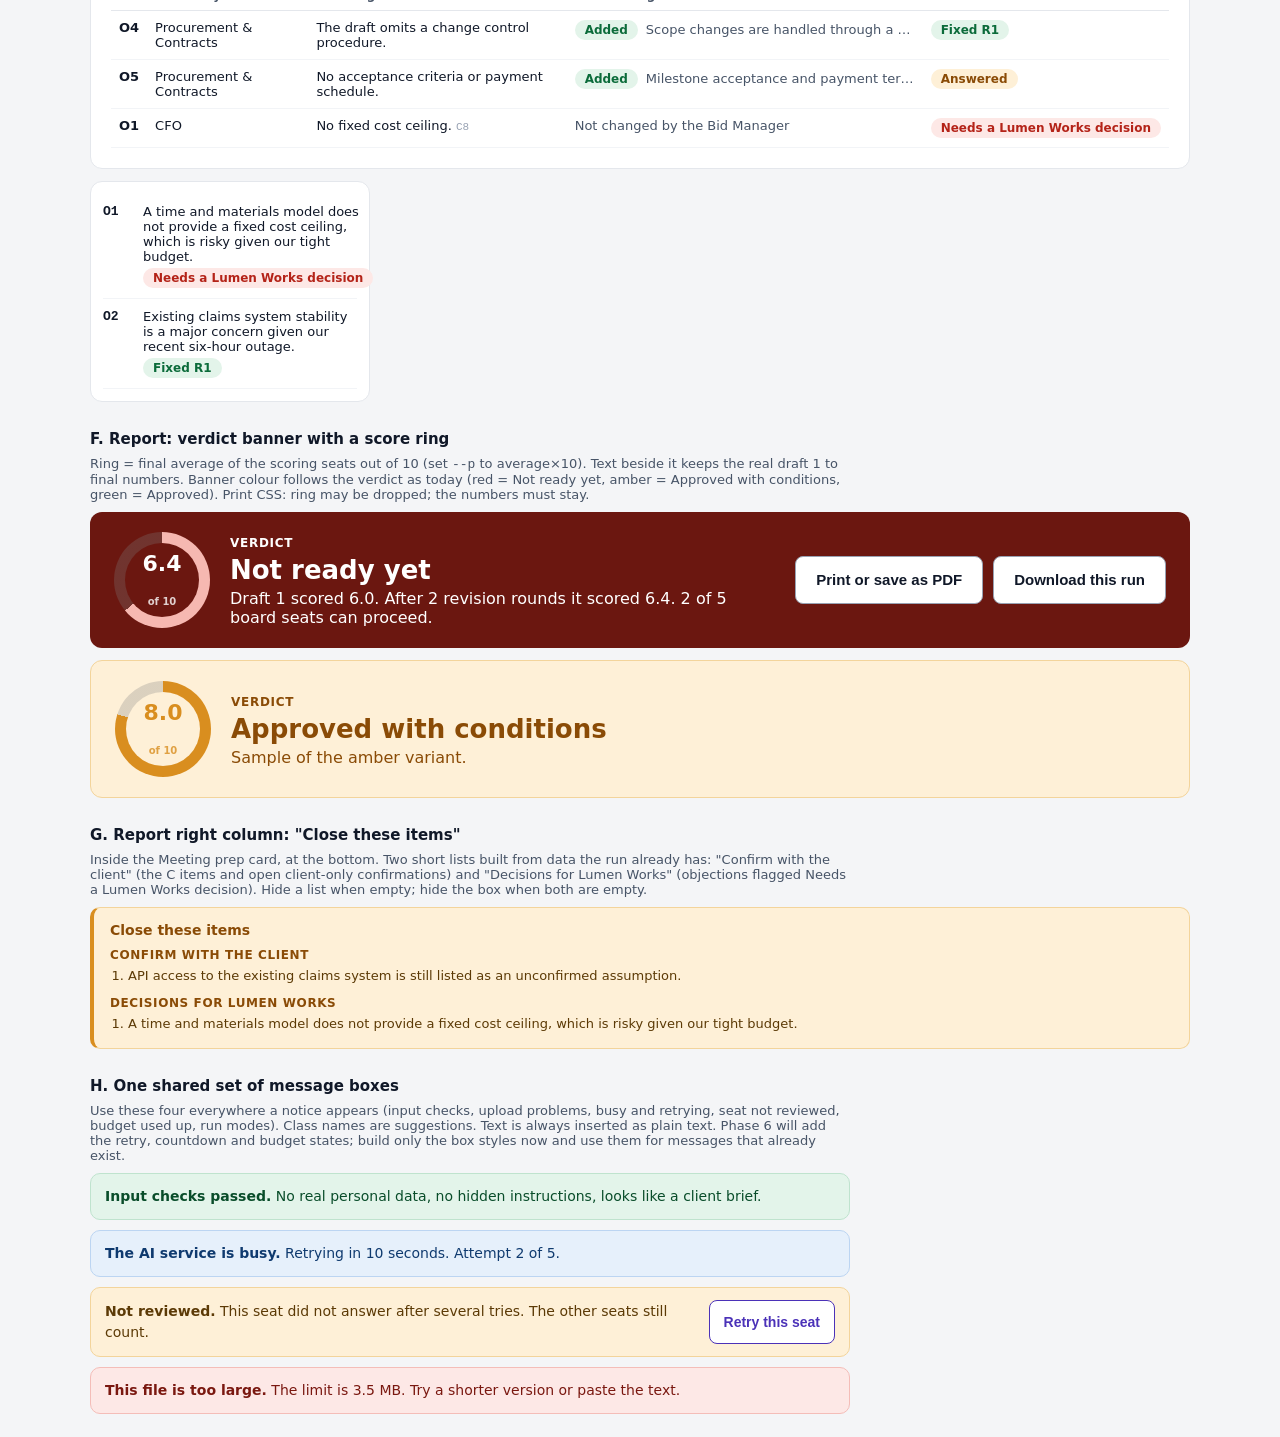
<file: design/v12/6-components.html>
<!doctype html><html lang="en"><head><meta charset="utf-8"><meta name="viewport" content="width=device-width,initial-scale=1"><title>v12 adopted components</title><style>
/* Reference only: copy the patterns, not the sample text. Same tokens as screens 1-5. System fonts, no JS needed. */
:root{--ink:#101828;--mut:#475467;--line:#E4E7EC;--soft:#F2F4F7;--bg:#F4F5F7;--ind:#4B32B8;--ok:#0B6B3A;--okbg:#E3F4EA;--warn:#8A4B06;--warnbg:#FEF0D7;--err:#B42318;--errbg:#FDE8E6;--info:#134A8B;--infobg:#E6F0FB}
*{box-sizing:border-box}body{margin:0;padding:24px;font-family:system-ui,-apple-system,"Segoe UI",sans-serif;color:var(--ink);background:var(--bg)}
h1{font-size:20px;margin:0 0 4px}h2{font-size:15px;margin:28px 0 8px}.note{font-size:13px;color:var(--mut);margin:0 0 10px;max-width:760px}
.wrap{max-width:1100px;margin:0 auto}.card{background:#fff;border:1px solid var(--line);border-radius:12px;padding:20px}
.row{display:flex;flex-wrap:wrap;gap:16px}.row>*{flex:1 1 300px}
.pill{font-size:12px;font-weight:600;border-radius:999px;padding:3px 10px;white-space:nowrap;display:inline-block}
.p-ok{background:var(--okbg);color:var(--ok)}.p-warn{background:var(--warnbg);color:var(--warn)}.p-err{background:var(--errbg);color:var(--err)}.p-info{background:var(--infobg);color:var(--info)}.p-mut{background:var(--soft);color:var(--mut)}
.t{font-size:10px;font-weight:700;border-radius:4px;padding:1px 6px;border:1px solid var(--line);color:var(--mut);margin-left:6px}
/* 1 verdict banner with ring */
.vb{border-radius:12px;padding:20px 24px;display:flex;flex-wrap:wrap;gap:20px;align-items:center;color:#fff}
.vb.bad{background:#6B1710}.vb.cond{background:#FEF0D7;color:#8A4B06;border:1px solid #F3D49B}
.vb .txt{flex:1 1 320px}.vb .l{font-size:12px;font-weight:700;letter-spacing:.06em}.vb b{display:block;font-size:26px;margin:4px 0}
.ring{--p:64;width:96px;height:96px;border-radius:50%;background:conic-gradient(currentColor calc(var(--p)*1%),rgba(127,127,127,.28) 0);display:grid;place-items:center;flex:none}
.ring i{font-style:normal;width:74px;height:74px;border-radius:50%;background:#6B1710;display:grid;place-items:center;text-align:center;font-weight:700;font-size:22px;line-height:1}
.vb.cond .ring i{background:#FEF0D7}.ring small{display:block;font-size:10px;font-weight:600;opacity:.8;margin-top:2px}
/* 2 seats strip */
.seats{display:flex;flex-wrap:wrap;gap:12px}.seat{flex:1 1 170px;border:1px solid var(--line);border-radius:10px;padding:12px;display:flex;flex-direction:column;gap:4px}
.seat .pill{align-self:flex-start}.seat b{font-size:14px}.seat span{font-size:12px;color:var(--mut)}.seat .why{font-size:12px;color:var(--mut)}
/* 3 score card */
.sc .big{font-size:32px;font-weight:700}.sc .need{font-size:13px;color:var(--mut);margin-left:6px}
.bar{position:relative;height:10px;background:var(--soft);border-radius:6px;margin:10px 0 6px}.bar i{position:absolute;left:0;top:0;bottom:0;border-radius:6px;background:var(--err)}.bar u{position:absolute;top:-4px;bottom:-4px;width:2px;background:var(--ink);text-decoration:none}
.thr{font-size:12px;color:var(--mut)}
.sub{display:flex;justify-content:space-between;font-size:13px;padding:6px 0;border-top:1px solid var(--soft)}
/* 4 gate checklist */
.gi{display:flex;gap:12px;padding:10px 0;border-top:1px solid var(--soft);align-items:flex-start}.gi:first-of-type{border-top:0}
.ic{width:24px;height:24px;border-radius:50%;display:grid;place-items:center;font-size:13px;font-weight:700;flex:none}
.gi .b{flex:1 1 auto;min-width:0}.gi .b b{font-size:14px}.gi .b p{margin:2px 0 0;font-size:13px;color:var(--mut)}
/* 5 objections table */
.tw{overflow-x:auto}table{width:100%;border-collapse:collapse;font-size:13px;min-width:640px}th{text-align:left;font-size:12px;color:var(--mut);padding:8px;border-bottom:1px solid var(--line)}td{padding:9px 8px;border-bottom:1px solid var(--soft);vertical-align:top}
.chg{display:flex;gap:8px;align-items:baseline;max-width:340px}.chg span:last-child{overflow:hidden;text-overflow:ellipsis;white-space:nowrap;min-width:0;color:var(--mut)}
/* tracker rail item: text FULL width, chip on its own line (fixes one-word-per-line wrap) */
.tk{width:280px;border:1px solid var(--line);border-radius:12px;padding:12px;background:#fff}.tk .it{padding:10px 0;border-bottom:1px solid var(--soft);display:grid;grid-template-columns:32px 1fr;gap:4px 8px;font-size:13px}.tk .it .id{font-family:ui-monospace,Consolas,monospace;font-weight:700}.tk .it .tx{min-width:0;overflow-wrap:anywhere}.tk .it .st{grid-column:2}
/* 6 close these items */
.close{background:var(--warnbg);border:1px solid #F3D49B;border-left:4px solid #D98E1F;border-radius:10px;padding:14px 16px}.close h3{margin:0 0 6px;font-size:14px;color:var(--warn)}.close h4{margin:10px 0 4px;font-size:12px;letter-spacing:.05em;text-transform:uppercase;color:var(--warn)}.close ol{margin:0;padding-left:18px;font-size:13px;line-height:1.55;color:#5C3A06}
/* 7 message boxes */
.msg{border-radius:10px;padding:12px 14px;font-size:14px;line-height:1.5;border:1px solid transparent;display:flex;flex-wrap:wrap;gap:8px 14px;align-items:center}.msg b{font-weight:700}.msg .tx{flex:1 1 240px}
.m-ok{background:var(--okbg);color:#094D2A;border-color:#BFE3CE}.m-warn{background:var(--warnbg);color:#5C3A06;border-color:#F3D49B}.m-err{background:var(--errbg);color:#7A1810;border-color:#F4BDB8}.m-info{background:var(--infobg);color:#0F3A6F;border-color:#BCD5F2}
.btn{background:#fff;color:var(--ind);border:1px solid var(--ind);border-radius:8px;padding:9px 14px;font-size:14px;font-weight:600;min-height:44px}.go{background:var(--ind);color:#fff;border:0;border-radius:8px;padding:12px 20px;font-size:15px;font-weight:600;min-height:48px}.ghost{background:#fff;color:var(--ink);border:1px solid #98A2B3;border-radius:8px;padding:12px 20px;font-size:15px;font-weight:600;min-height:48px}
/* 8 brief hero */
.hero{background:linear-gradient(135deg,#1B1F3B,#2E2A7A);color:#fff;border-radius:14px;padding:28px}.hero h2{font-size:26px;line-height:1.25;margin:0 0 8px;max-width:640px}.hero p{margin:0 0 16px;max-width:620px;color:#D5D9F5;font-size:15px;line-height:1.55}.hero .acts{display:flex;flex-wrap:wrap;gap:12px}.hero .go{background:#fff;color:#2E2A7A}.hero .ghost{background:transparent;color:#fff;border-color:#8E94D6}
.pf{display:flex;flex-wrap:wrap;gap:8px;align-items:center;margin-top:8px}
@media(max-width:600px){body{padding:12px}.tk{width:100%}}
</style></head><body><div class="wrap">
<h1>v12 adopted components</h1>
<p class="note">Reference for the nine items adopted from the design review, plus the tracker fix. Copy the patterns and tokens, not the sample text. All sample numbers and sentences are the Northwind sample and must come from real run data. Plain HTML and CSS; the ring needs one CSS variable and no JavaScript.</p>

<h2>A. Brief page hero and the two start buttons</h2>
<p class="note">First thing a judge sees. One sentence on the value, then "Watch the sample run" as the main button and "Start with this brief" as the second. Keep the existing sample buttons, upload box, tick box (never auto-ticked), counter and code checks below it. "Code, before AI" label on the checks list.</p>
<div class="hero"><h2>Know what the client's board will challenge, before the meeting.</h2><p>A proposal team writes the case. A client board picked by code scores it and checks the gates. A Bid Manager answers each objection. Code decides every number.</p><div class="acts"><button class="go">Watch the sample run</button><button class="ghost">Start with this brief</button></div></div>
<div class="pf"><span class="pill p-ok">Content scan</span><span class="pill p-ok">Injection scan</span><span class="pill p-ok">Brief validation</span><span class="t">Code, before AI</span></div>

<h2>B. Seats strip at the top of the Client board screen</h2>
<p class="note">One tile per seat chosen by code: title, what it does (Scores / Passes or blocks), the "Why" line already in the data, and the vote chip once voted. Replaces the plain list; same data.</p>
<div class="card"><div class="seats">
<div class="seat"><b>CFO</b><span>Scores the proposal</span><span class="why">Why: owns the budget.</span><span class="pill p-err">Rejected</span></div>
<div class="seat"><b>VP, Claims Operations</b><span>Scores the proposal</span><span class="why">Why: owns the business outcome.</span><span class="pill p-warn">Yes, with a condition</span></div>
<div class="seat"><b>Enterprise Architect</b><span>Scores the proposal</span><span class="why">Why: existing systems are touched.</span><span class="pill p-err">Rejected</span></div>
<div class="seat"><b>Procurement &amp; Contracts</b><span>Passes or blocks it</span><span class="why">Why: time-and-materials contract.</span><span class="pill p-err">Blocked</span></div>
<div class="seat"><b>Security Officer</b><span>Passes or blocks it</span><span class="why">Why: personal data is involved.</span><span class="pill p-warn">Pass, with conditions</span></div>
</div></div>

<h2>C. Score card with the needed-score tick and a threshold line</h2>
<div class="row"><div class="card sc"><div style="display:flex;justify-content:space-between;align-items:baseline"><b>CFO</b><span class="pill p-err">Rejected</span></div>
<div><span class="big">6.4</span><span class="need">needs 7.0</span></div>
<div class="bar"><i style="width:64%"></i><u style="left:70%"></u></div><div class="thr">The black tick is the score the CFO needs. Below it means Rejected.</div>
<div class="sub"><span>Cost clarity ×0.40</span><b>7</b></div><div class="sub"><span>Value ×0.35</span><b>6</b></div><div class="sub"><span>Budget fit ×0.25</span><b>6</b></div></div></div>

<h2>D. Gate card as a checklist with a chip per item</h2>
<p class="note">Chip text is Met, Partly or Not met. MUST tag stays. One reason line per item. Never auto-fill a chip; it comes from the gate answer.</p>
<div class="row"><div class="card"><div style="display:flex;justify-content:space-between;align-items:baseline;margin-bottom:6px"><b>Procurement &amp; Contracts</b><span class="pill p-warn">Pass, with conditions</span></div>
<div class="gi"><span class="ic p-ok">✓</span><div class="b"><b>Pricing model stated</b><span class="t">MUST</span><p>The commercial model is explicitly stated as time and materials.</p></div><span class="pill p-ok">Met</span></div>
<div class="gi"><span class="ic p-ok">✓</span><div class="b"><b>Change control</b><span class="t">MUST</span><p>Scope changes are handled through a written change request.</p></div><span class="pill p-ok">Met</span></div>
<div class="gi"><span class="ic p-warn">◐</span><div class="b"><b>Acceptance and payment terms</b><p>Mentioned as needing agreement before work starts, not fully defined.</p></div><span class="pill p-warn">Partly</span></div>
<div class="gi"><span class="ic p-err">✕</span><div class="b"><b>Example of a missing item</b><span class="t">MUST</span><p>Reason from the seat.</p></div><span class="pill p-err">Not met</span></div>
</div></div>

<h2>E. Objections table and the tracker rail item</h2>
<p class="note">Table columns: ID, Raised by, Challenge (claim id in grey), What changed (action chip from the real change: Added, Changed or Assumption, then the new text on ONE line with an ellipsis; full text in title), Status. Used on the Client board (without the What changed column) and on Revisions. The narrow tracker item below fixes the live bug where text wrapped one word per line: the text spans the full width and the status chip sits on its own line under it.</p>
<div class="card tw"><table><thead><tr><th>ID</th><th>Raised by</th><th>Challenge</th><th>What changed</th><th>Status</th></tr></thead><tbody>
<tr><td><b>O4</b></td><td>Procurement &amp; Contracts</td><td>The draft omits a change control procedure.</td><td><div class="chg"><span class="pill p-ok">Added</span><span title="Scope changes are handled through a written change request that states the effect on engineer-days and cost.">Scope changes are handled through a written change request that states the effect on engineer-days and cost.</span></div></td><td><span class="pill p-ok">Fixed R1</span></td></tr>
<tr><td><b>O5</b></td><td>Procurement &amp; Contracts</td><td>No acceptance criteria or payment schedule.</td><td><div class="chg"><span class="pill p-ok">Added</span><span>Milestone acceptance and payment terms are agreed before work starts.</span></div></td><td><span class="pill p-warn">Answered</span></td></tr>
<tr><td><b>O1</b></td><td>CFO</td><td>No fixed cost ceiling. <span style="color:#98A2B3;font-family:ui-monospace,monospace;font-size:11px">C8</span></td><td><span style="color:var(--mut)">Not changed by the Bid Manager</span></td><td><span class="pill p-err">Needs a Lumen Works decision</span></td></tr>
</tbody></table></div>
<div style="height:12px"></div>
<div class="tk"><div class="it"><span class="id">O1</span><span class="tx">A time and materials model does not provide a fixed cost ceiling, which is risky given our tight budget.</span><span class="st"><span class="pill p-err">Needs a Lumen Works decision</span></span></div><div class="it"><span class="id">O2</span><span class="tx">Existing claims system stability is a major concern given our recent six-hour outage.</span><span class="st"><span class="pill p-ok">Fixed R1</span></span></div></div>

<h2>F. Report: verdict banner with a score ring</h2>
<p class="note">Ring = final average of the scoring seats out of 10 (set <code>--p</code> to average×10). Text beside it keeps the real draft 1 to final numbers. Banner colour follows the verdict as today (red = Not ready yet, amber = Approved with conditions, green = Approved). Print CSS: ring may be dropped; the numbers must stay.</p>
<div class="vb bad" style="color:#fff"><div class="ring" style="--p:64;color:#F6B8B1"><i style="color:#fff">6.4<small>of 10</small></i></div><div class="txt"><span class="l">VERDICT</span><b>Not ready yet</b><span>Draft 1 scored 6.0. After 2 revision rounds it scored 6.4. 2 of 5 board seats can proceed.</span></div><div style="display:flex;gap:10px;flex-wrap:wrap"><button class="ghost">Print or save as PDF</button><button class="ghost">Download this run</button></div></div>
<div style="height:12px"></div>
<div class="vb cond"><div class="ring" style="--p:80;color:#D98E1F"><i>8.0<small>of 10</small></i></div><div class="txt"><span class="l">VERDICT</span><b>Approved with conditions</b><span>Sample of the amber variant.</span></div></div>

<h2>G. Report right column: "Close these items"</h2>
<p class="note">Inside the Meeting prep card, at the bottom. Two short lists built from data the run already has: "Confirm with the client" (the C items and open client-only confirmations) and "Decisions for Lumen Works" (objections flagged Needs a Lumen Works decision). Hide a list when empty; hide the box when both are empty.</p>
<div class="row"><div class="close"><h3>Close these items</h3><h4>Confirm with the client</h4><ol><li>API access to the existing claims system is still listed as an unconfirmed assumption.</li></ol><h4>Decisions for Lumen Works</h4><ol><li>A time and materials model does not provide a fixed cost ceiling, which is risky given our tight budget.</li></ol></div></div>

<h2>H. One shared set of message boxes</h2>
<p class="note">Use these four everywhere a notice appears (input checks, upload problems, busy and retrying, seat not reviewed, budget used up, run modes). Class names are suggestions. Text is always inserted as plain text. Phase 6 will add the retry, countdown and budget states; build only the box styles now and use them for messages that already exist.</p>
<div style="display:grid;gap:10px;max-width:760px">
<div class="msg m-ok"><span class="tx"><b>Input checks passed.</b> No real personal data, no hidden instructions, looks like a client brief.</span></div>
<div class="msg m-info"><span class="tx"><b>The AI service is busy.</b> Retrying in 10 seconds. Attempt 2 of 5.</span></div>
<div class="msg m-warn"><span class="tx"><b>Not reviewed.</b> This seat did not answer after several tries. The other seats still count.</span><button class="btn">Retry this seat</button></div>
<div class="msg m-err"><span class="tx"><b>This file is too large.</b> The limit is 3.5 MB. Try a shorter version or paste the text.</span></div>
</div>
</div></body></html>
</file>
